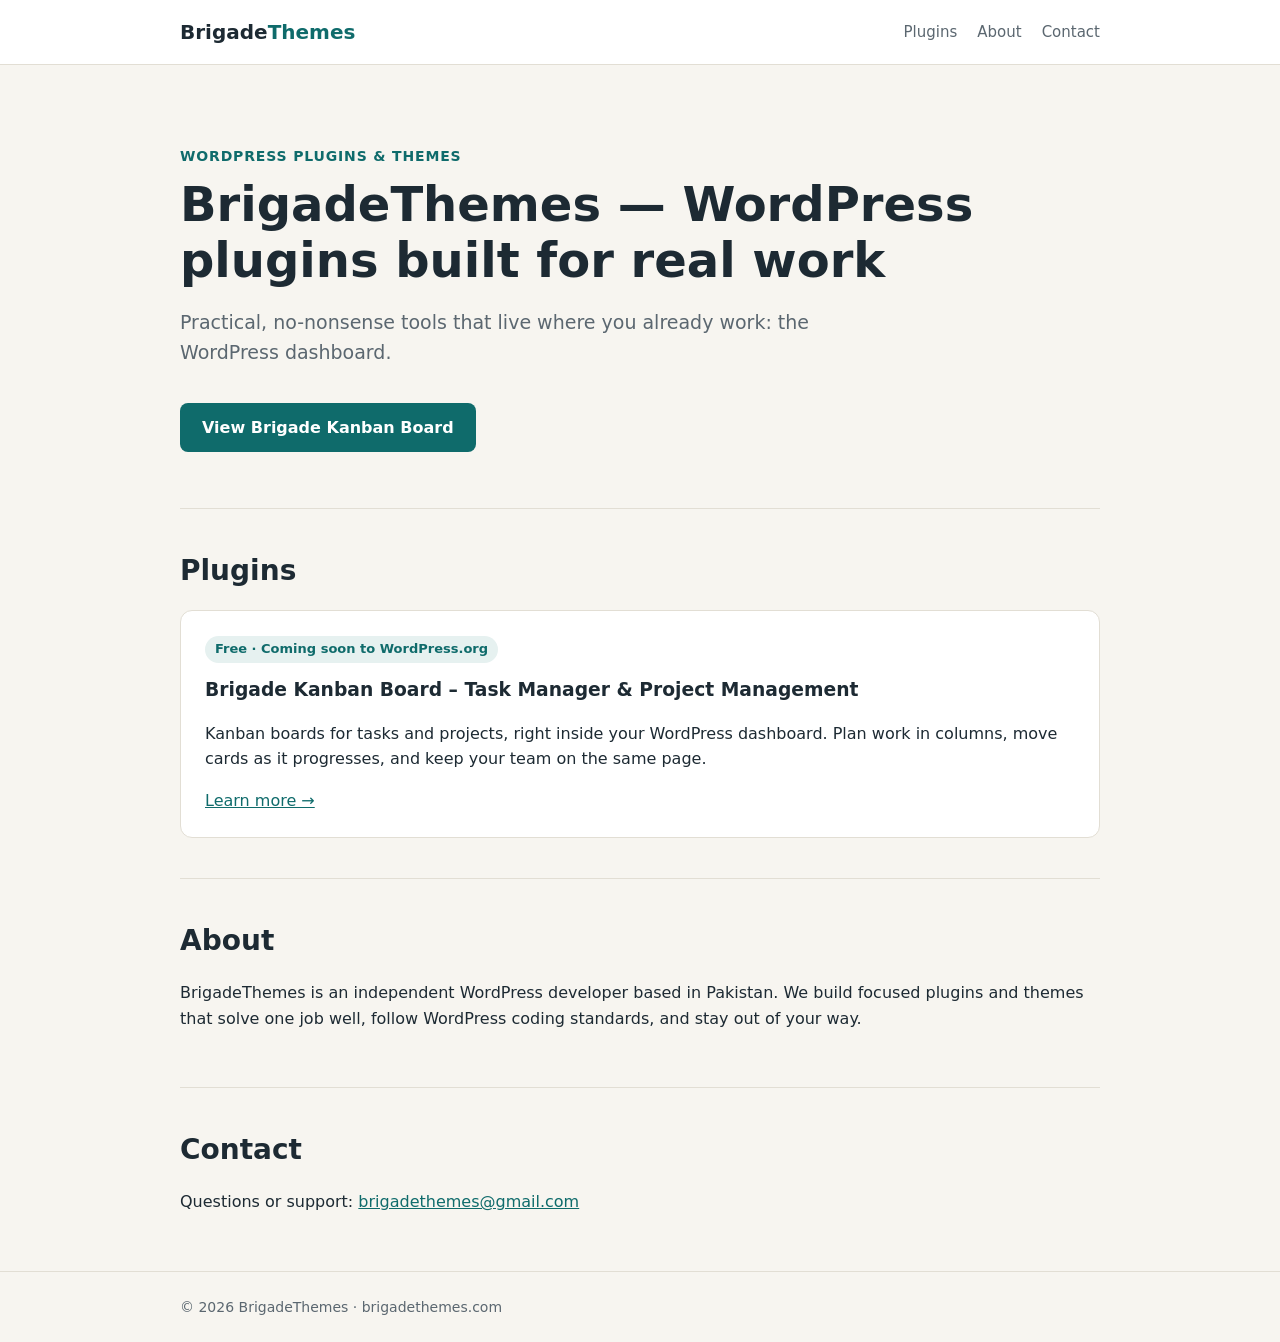
<file: index.html>
<!doctype html>
<html lang="en">
<head>
<meta charset="utf-8">
<meta name="viewport" content="width=device-width,initial-scale=1">
<title>BrigadeThemes — WordPress plugins built for real work</title>
<meta name="description" content="BrigadeThemes builds practical WordPress plugins and themes, including Brigade Kanban Board.">
<link rel="stylesheet" href="/style.css">
</head>
<body>
<header><div class="wrap">
  <a class="logo" href="/">Brigade<span>Themes</span></a>
  <nav><a href="/#plugins">Plugins</a><a href="/#about">About</a><a href="/#contact">Contact</a></nav>
</div></header>

<main class="wrap">
  <div class="hero">
    <div class="eyebrow">WordPress plugins &amp; themes</div>
    <h1>BrigadeThemes — WordPress plugins built for real work</h1>
    <p class="lead">Practical, no-nonsense tools that live where you already work: the WordPress dashboard.</p>
    <a class="btn" href="/kanban.html">View Brigade Kanban Board</a>
  </div>

  <section id="plugins">
    <h2>Plugins</h2>
    <div class="card">
      <span class="badge">Free · Coming soon to WordPress.org</span>
      <h3 style="margin-top:12px">Brigade Kanban Board – Task Manager &amp; Project Management</h3>
      <p>Kanban boards for tasks and projects, right inside your WordPress dashboard. Plan work in columns, move cards as it progresses, and keep your team on the same page.</p>
      <a href="/kanban.html">Learn more →</a>
    </div>
  </section>

  <section id="about">
    <h2>About</h2>
    <p>BrigadeThemes is an independent WordPress developer based in Pakistan. We build focused plugins and themes that solve one job well, follow WordPress coding standards, and stay out of your way.</p>
  </section>

  <section id="contact">
    <h2>Contact</h2>
    <p>Questions or support: <a href="mailto:brigadethemes@gmail.com">brigadethemes@gmail.com</a></p>
  </section>
</main>

<footer><div class="wrap">© 2026 BrigadeThemes · brigadethemes.com</div></footer>
</body>
</html>
</file>
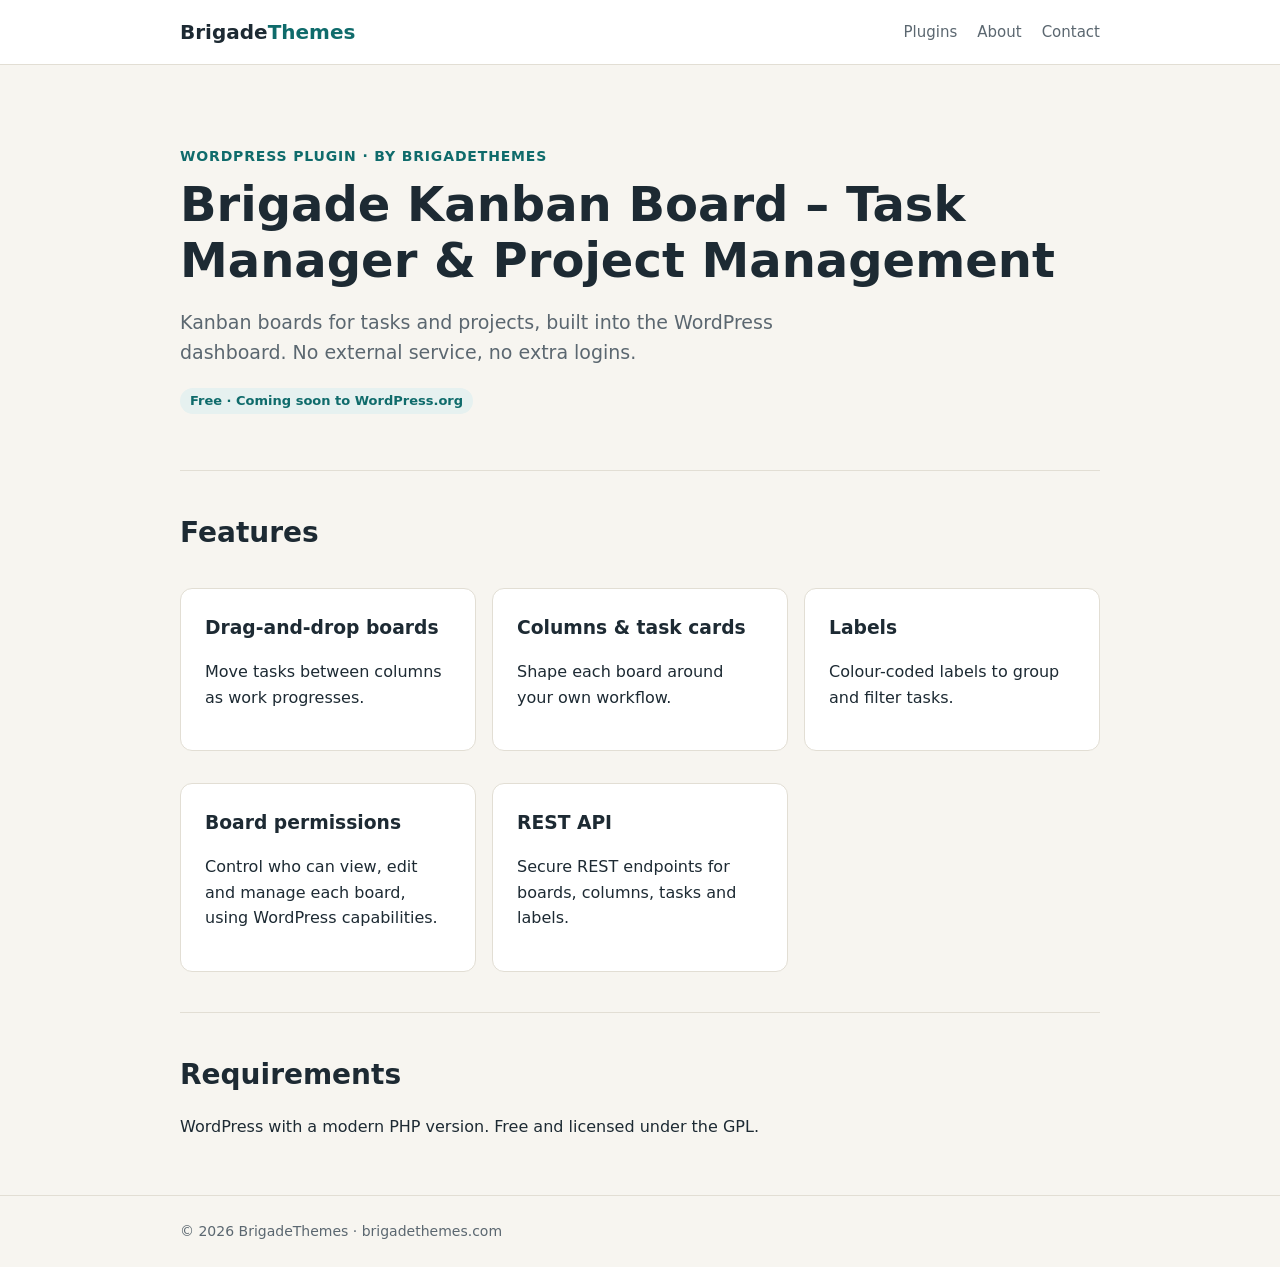
<file: plugins/brigade-kanban-board/index.html>
<!doctype html>
<html lang="en">
<head>
<meta charset="utf-8">
<meta name="viewport" content="width=device-width,initial-scale=1">
<title>Brigade Kanban Board – Task Manager &amp; Project Management | BrigadeThemes</title>
<meta name="description" content="Brigade Kanban Board adds Kanban boards for tasks and projects inside the WordPress dashboard.">
<link rel="stylesheet" href="/style.css">
</head>
<body>
<header><div class="wrap">
  <a class="logo" href="/">Brigade<span>Themes</span></a>
  <nav><a href="/#plugins">Plugins</a><a href="/#about">About</a><a href="/#contact">Contact</a></nav>
</div></header>

<main class="wrap">
  <div class="hero">
    <div class="eyebrow">WordPress plugin · by BrigadeThemes</div>
    <h1>Brigade Kanban Board – Task Manager &amp; Project Management</h1>
    <p class="lead">Kanban boards for tasks and projects, built into the WordPress dashboard. No external service, no extra logins.</p>
    <span class="badge">Free · Coming soon to WordPress.org</span>
  </div>

  <section>
    <h2>Features</h2>
    <div class="grid">
      <div class="card"><h3>Drag-and-drop boards</h3><p>Move tasks between columns as work progresses.</p></div>
      <div class="card"><h3>Columns &amp; task cards</h3><p>Shape each board around your own workflow.</p></div>
      <div class="card"><h3>Labels</h3><p>Colour-coded labels to group and filter tasks.</p></div>
      <div class="card"><h3>Board permissions</h3><p>Control who can view, edit and manage each board, using WordPress capabilities.</p></div>
      <div class="card"><h3>REST API</h3><p>Secure REST endpoints for boards, columns, tasks and labels.</p></div>
    </div>
  </section>

  <section>
    <h2>Requirements</h2>
    <p>WordPress with a modern PHP version. Free and licensed under the GPL.</p>
  </section>
</main>

<footer><div class="wrap">© 2026 BrigadeThemes · brigadethemes.com</div></footer>
</body>
</html>
</file>
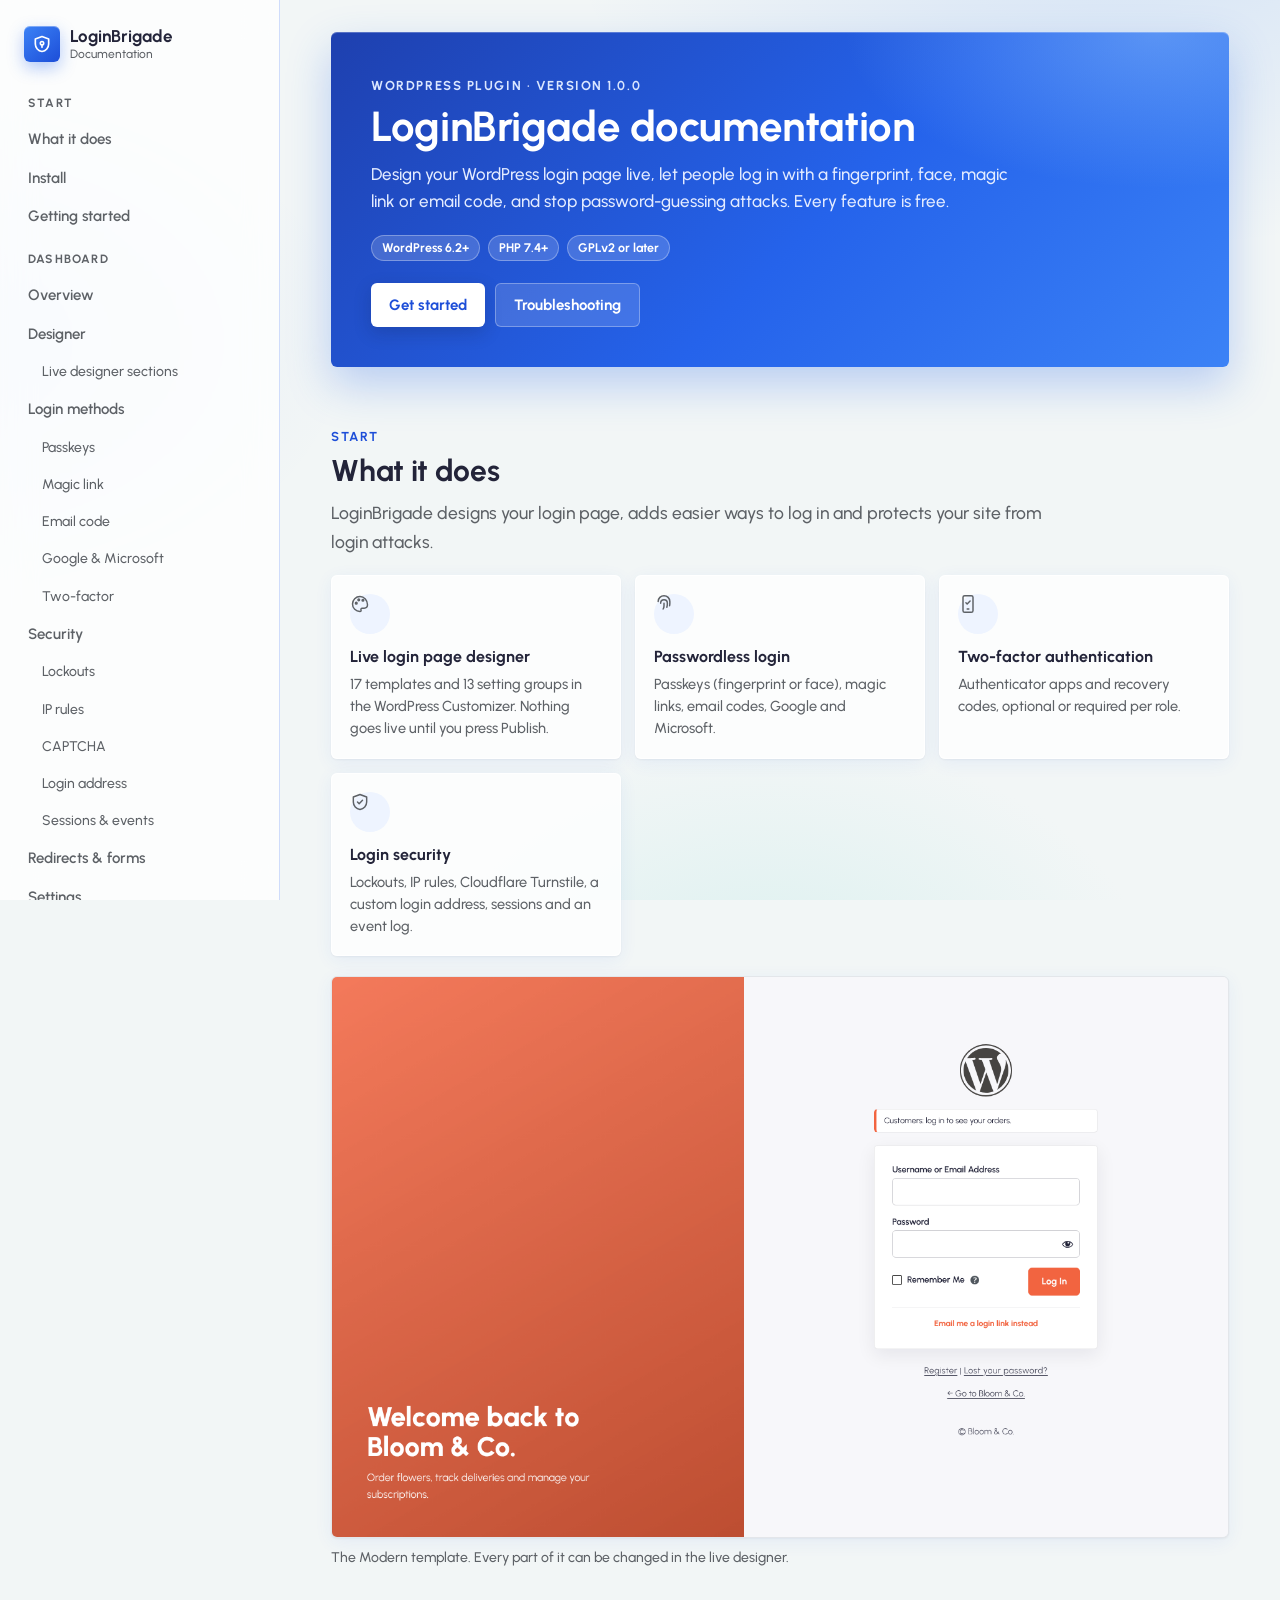
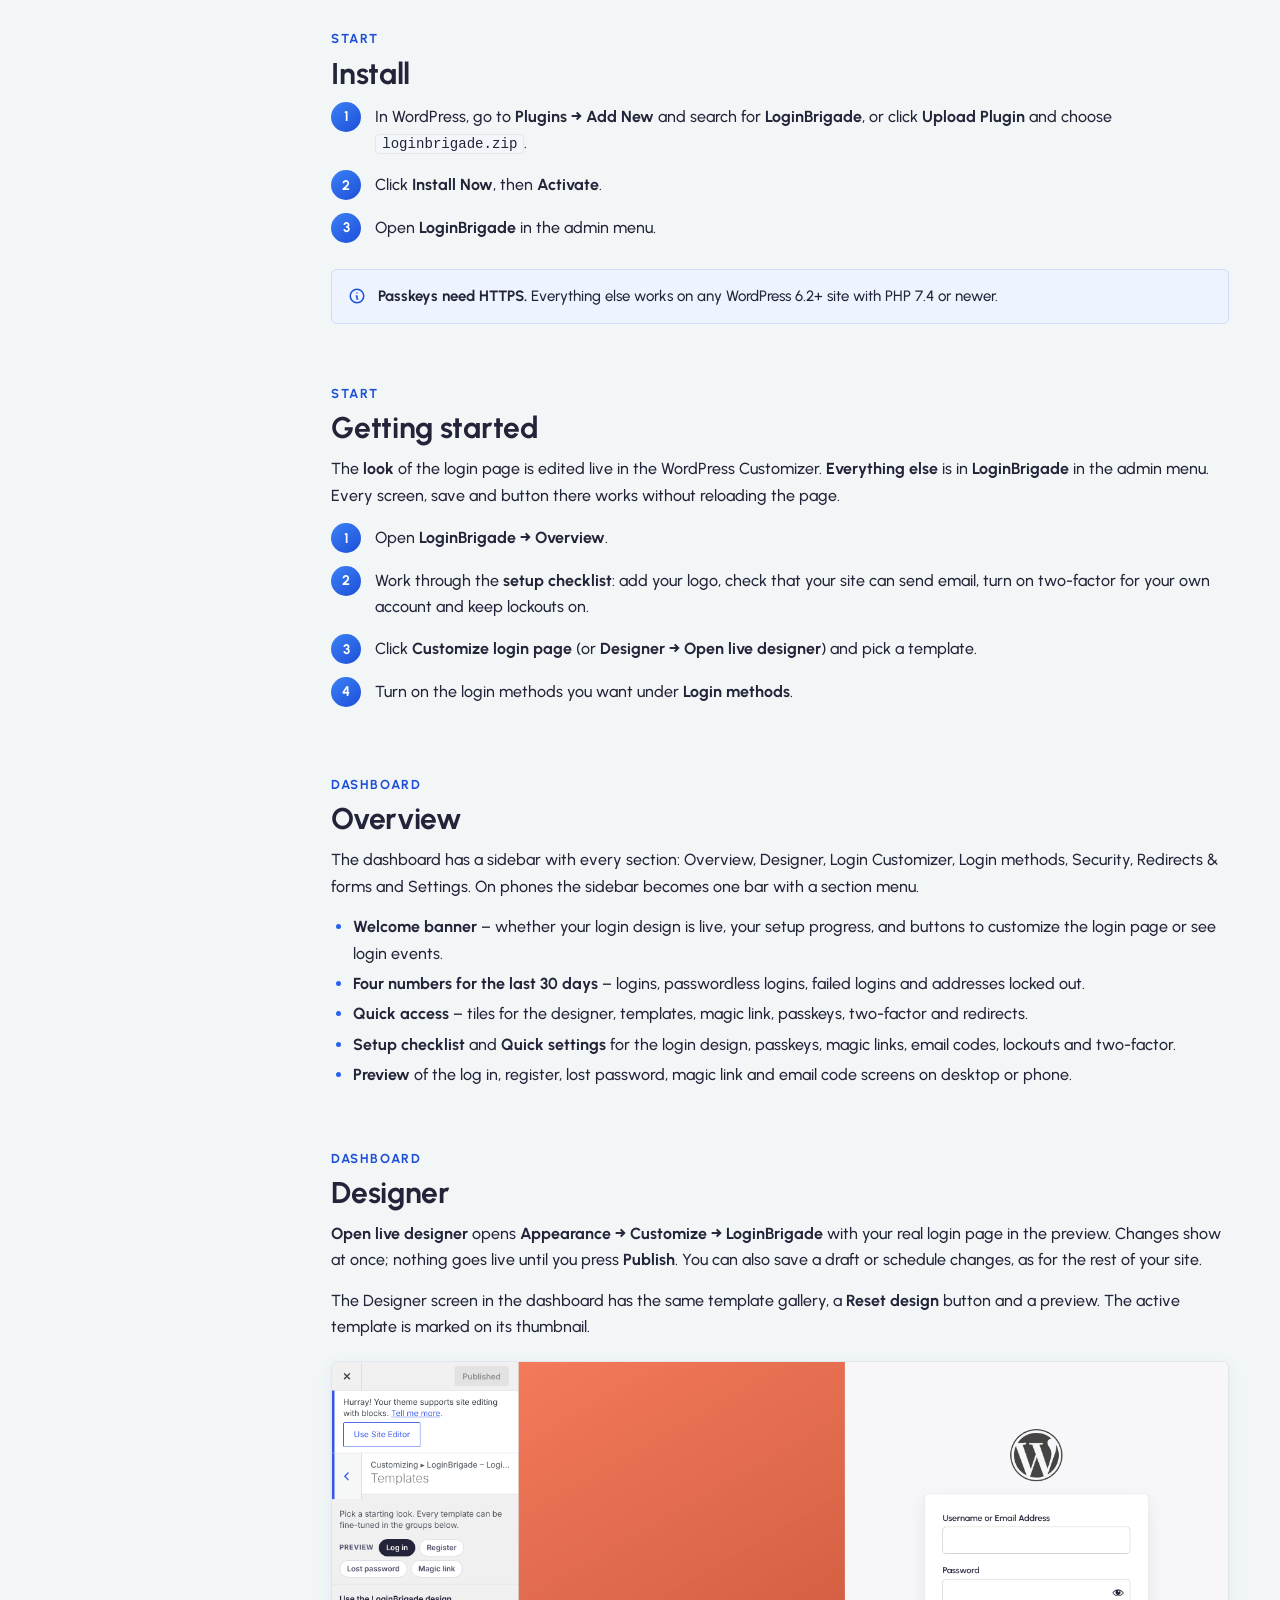
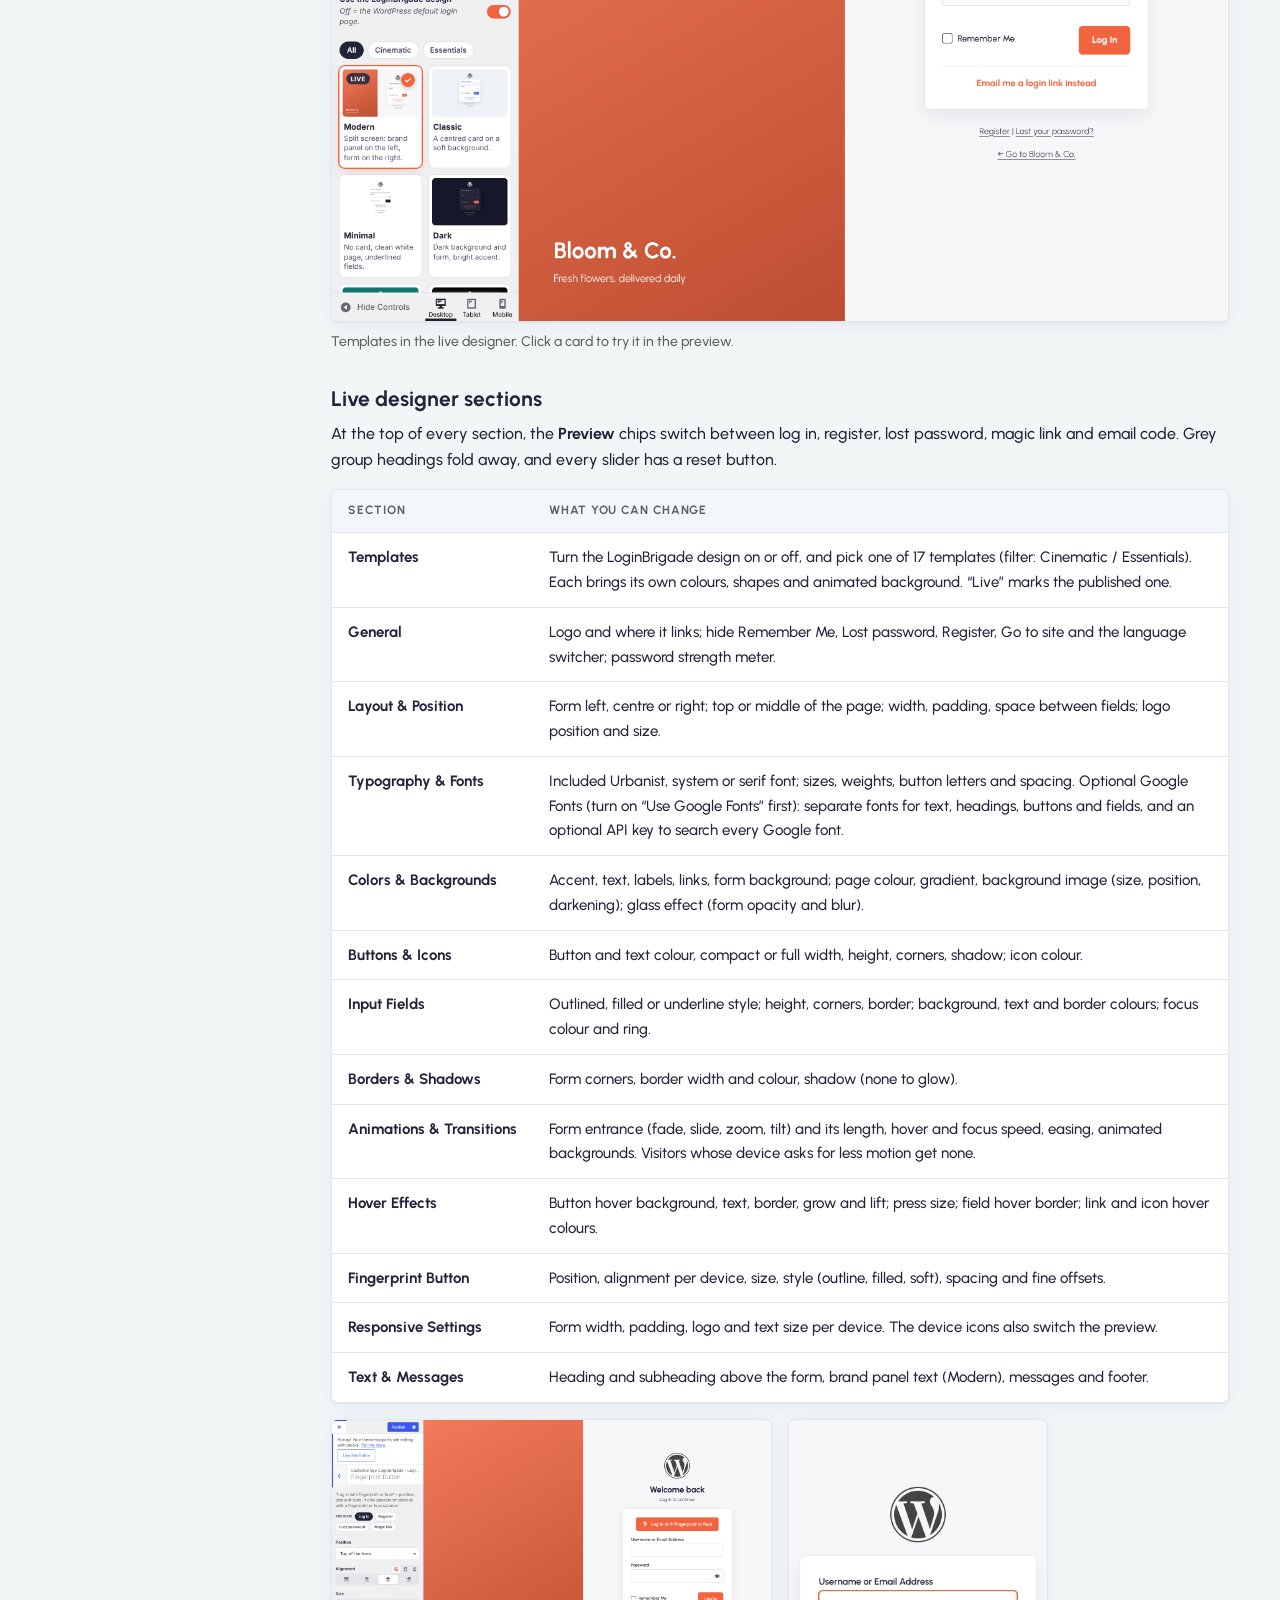
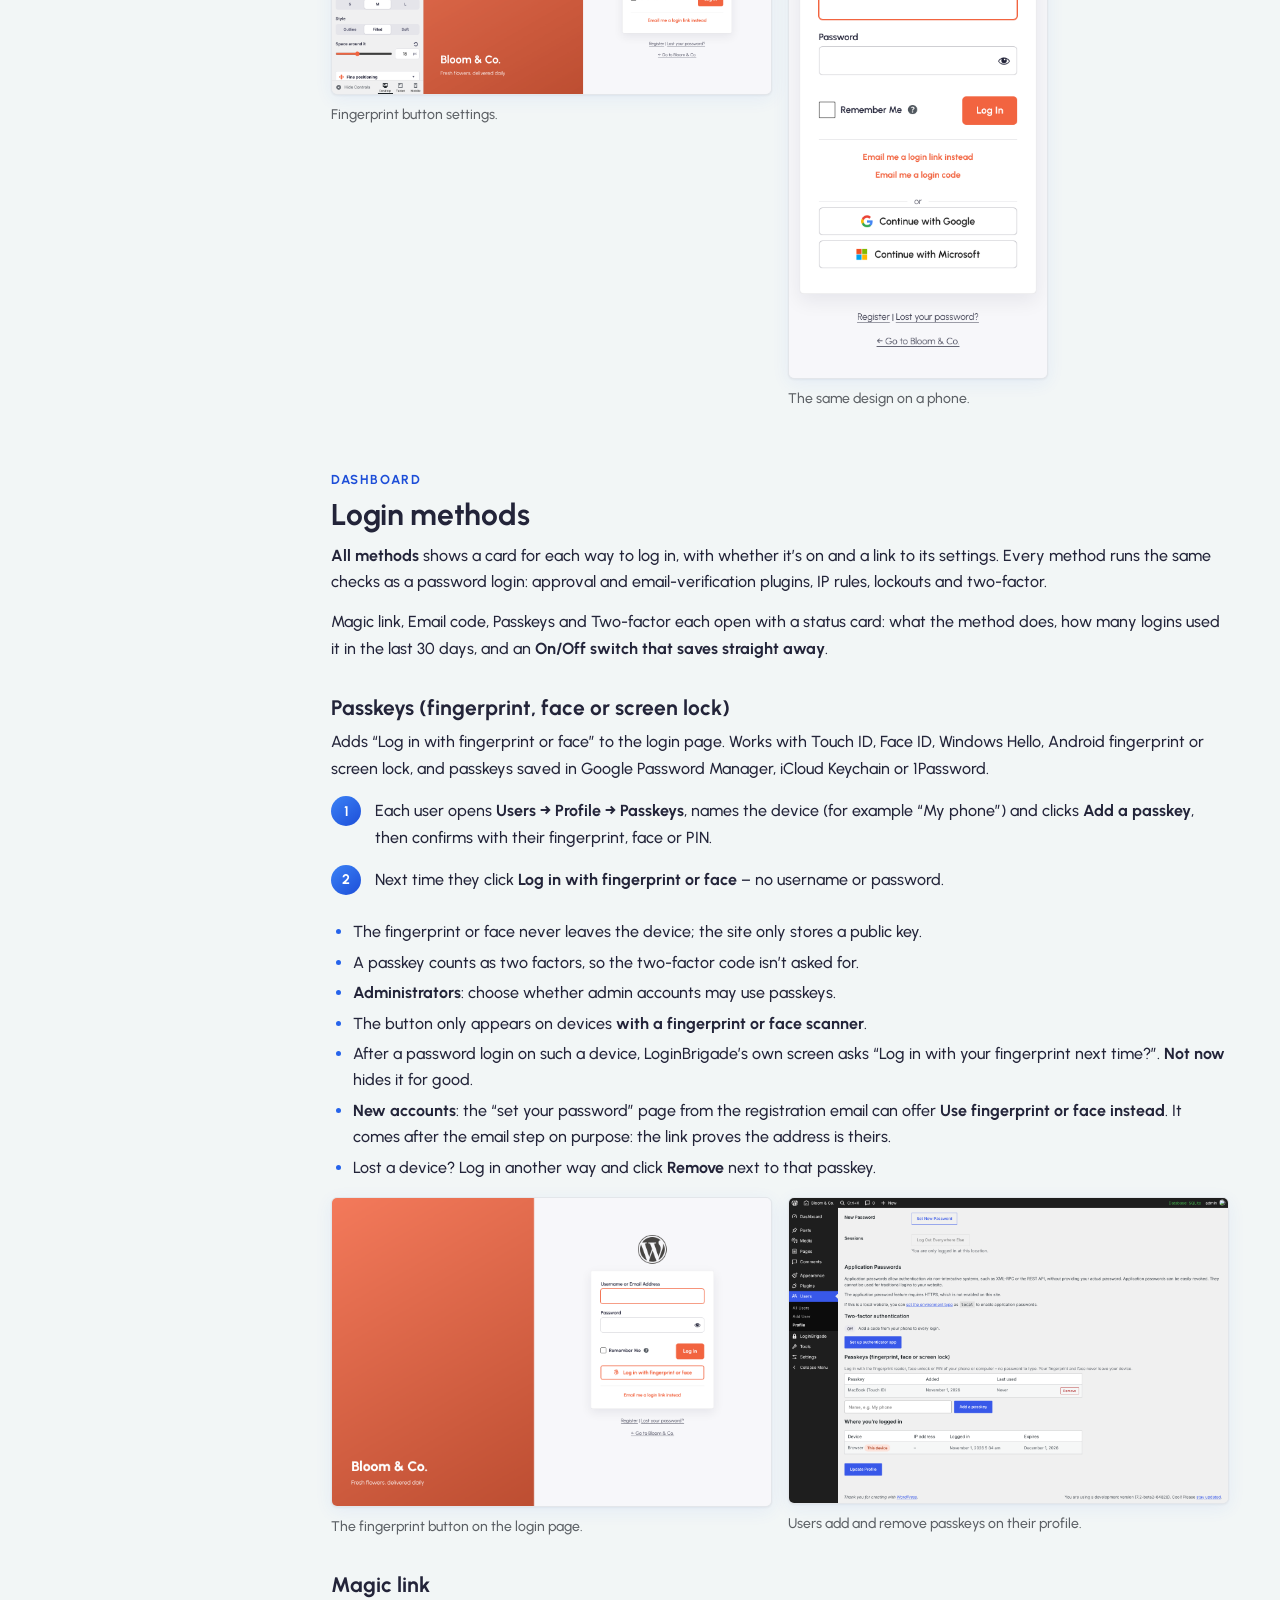
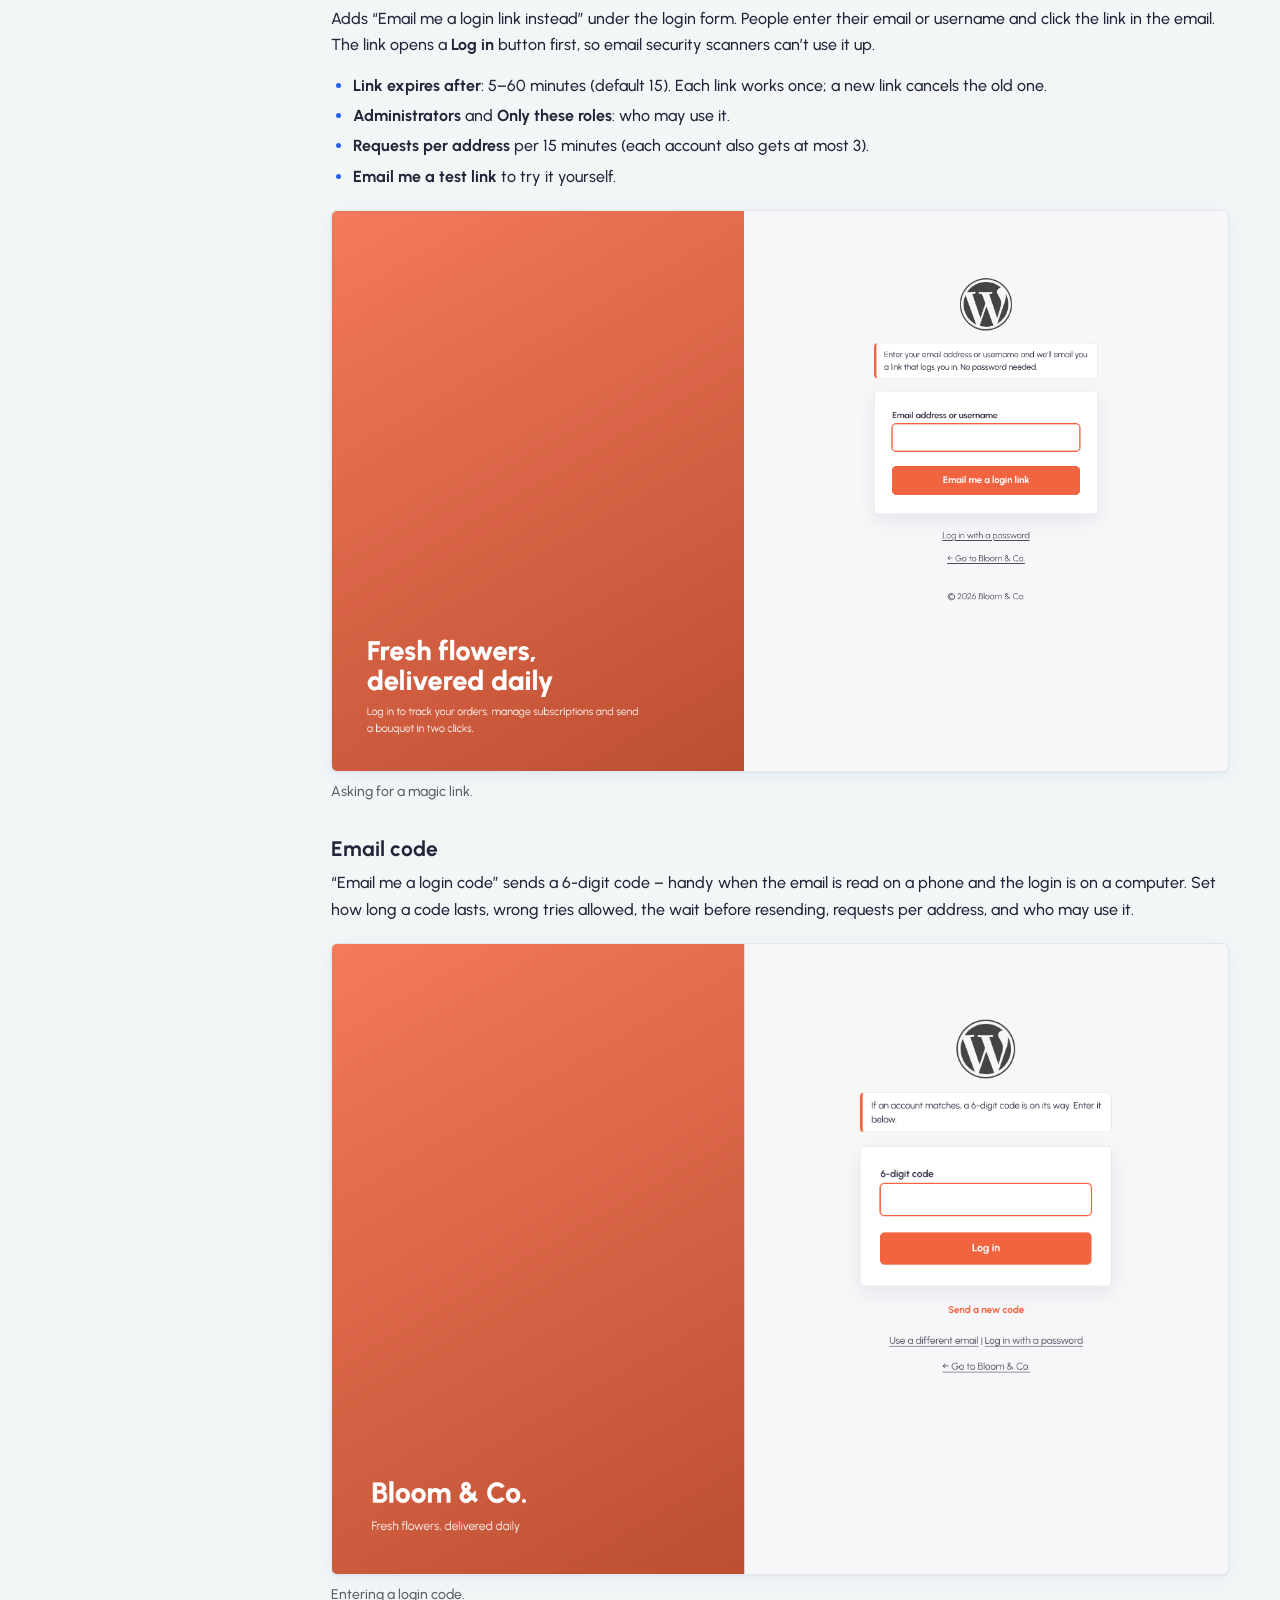
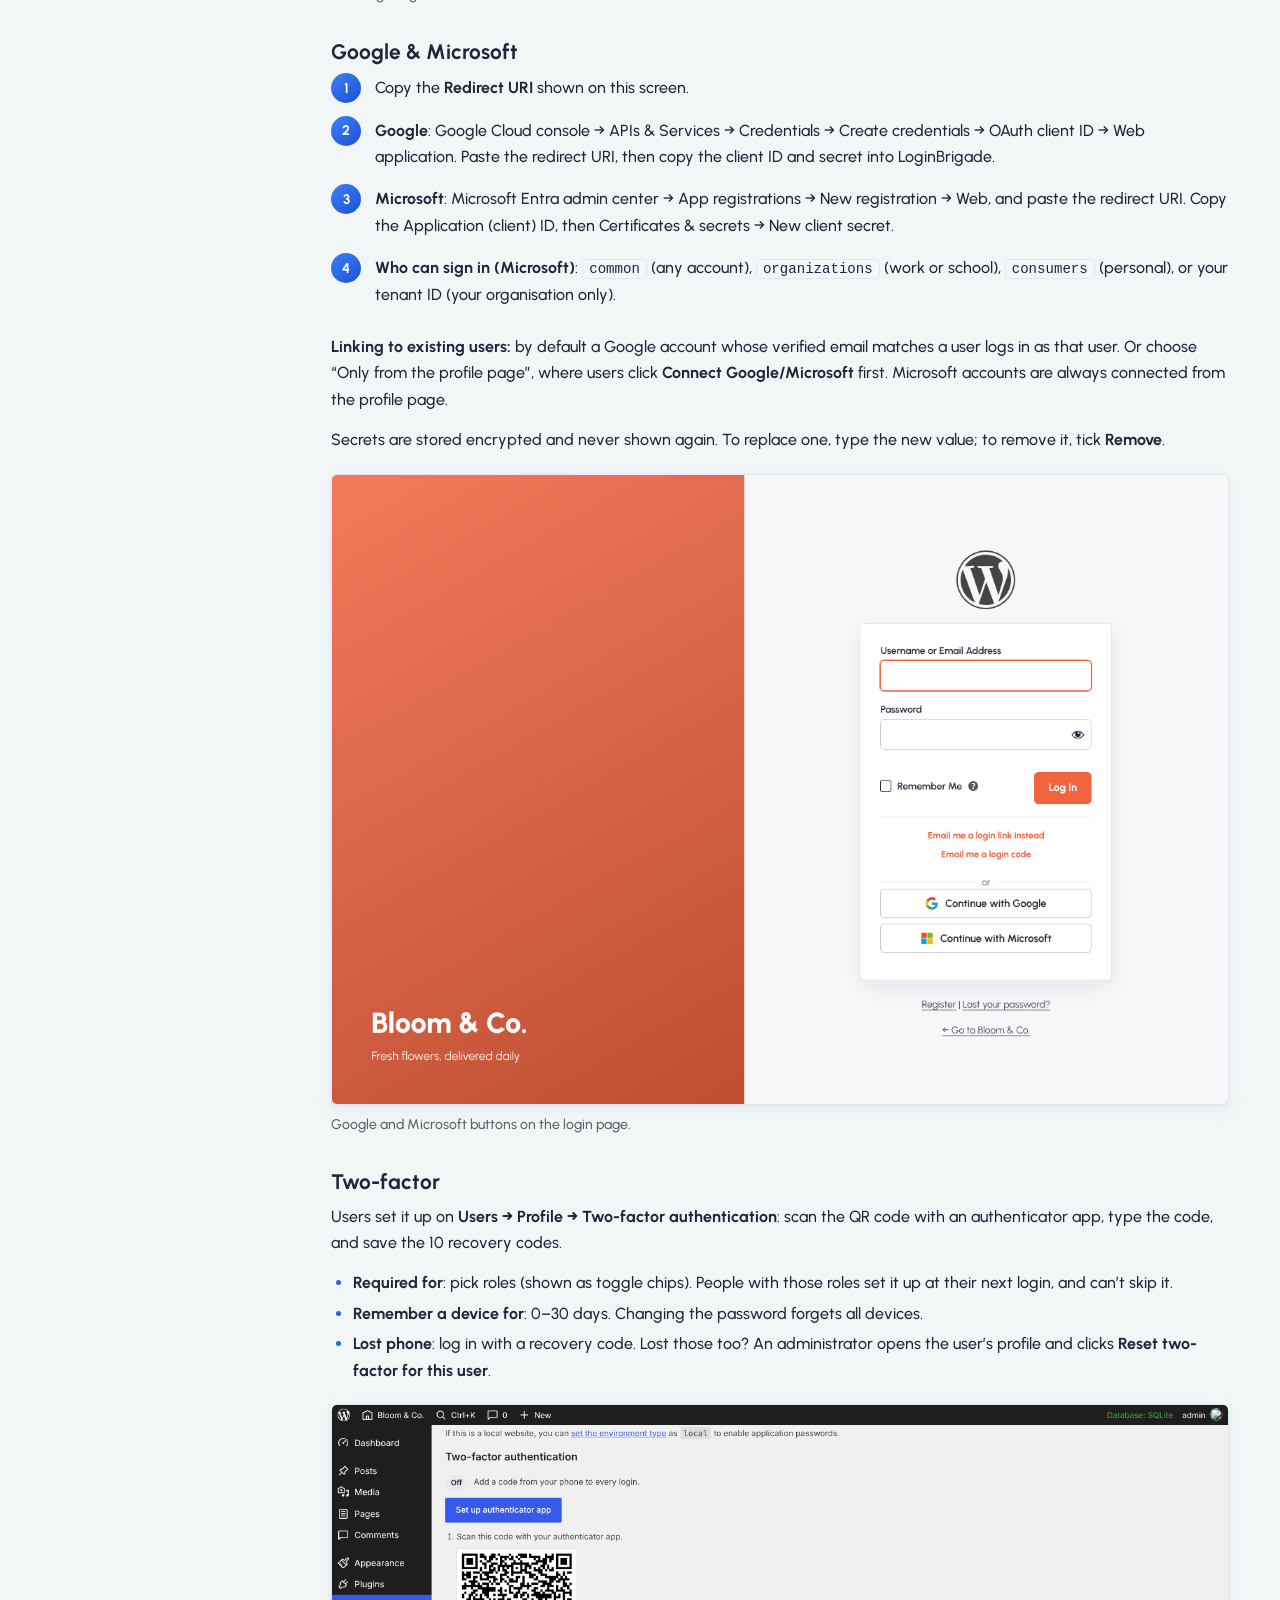
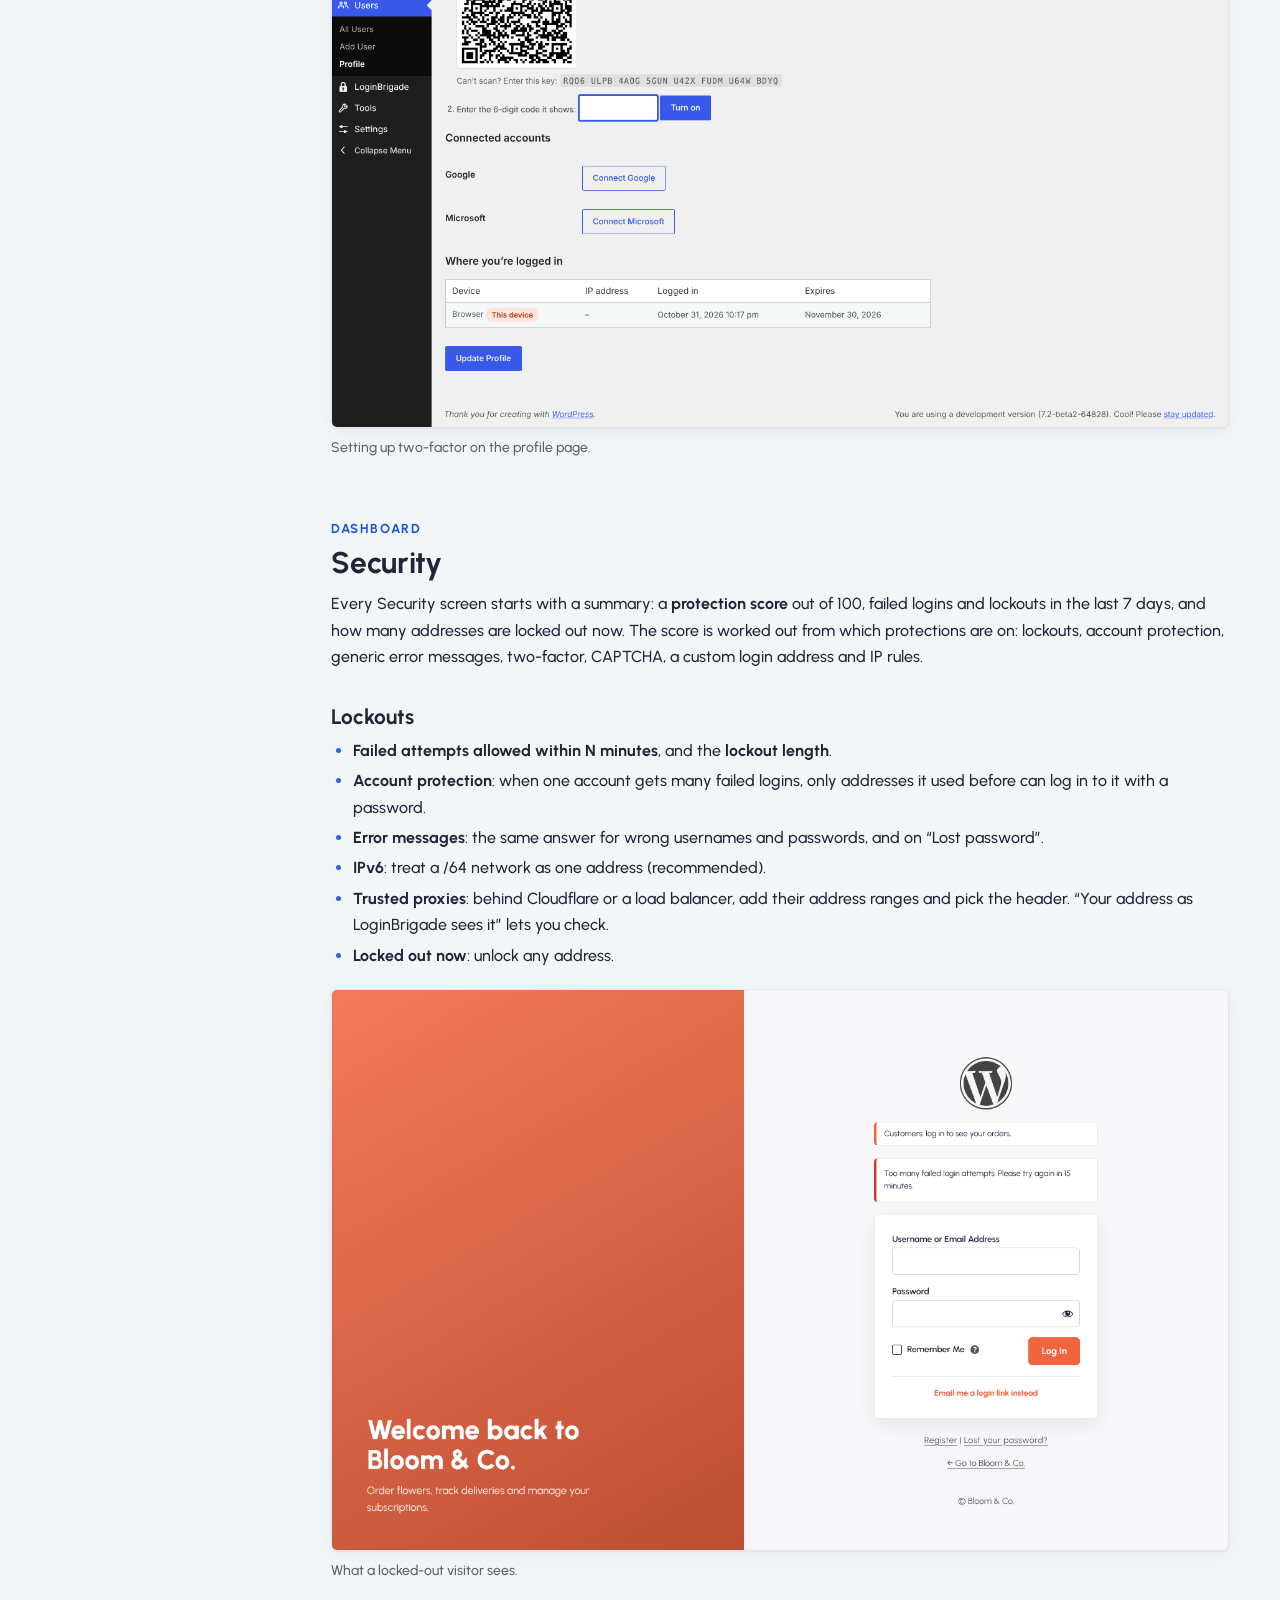
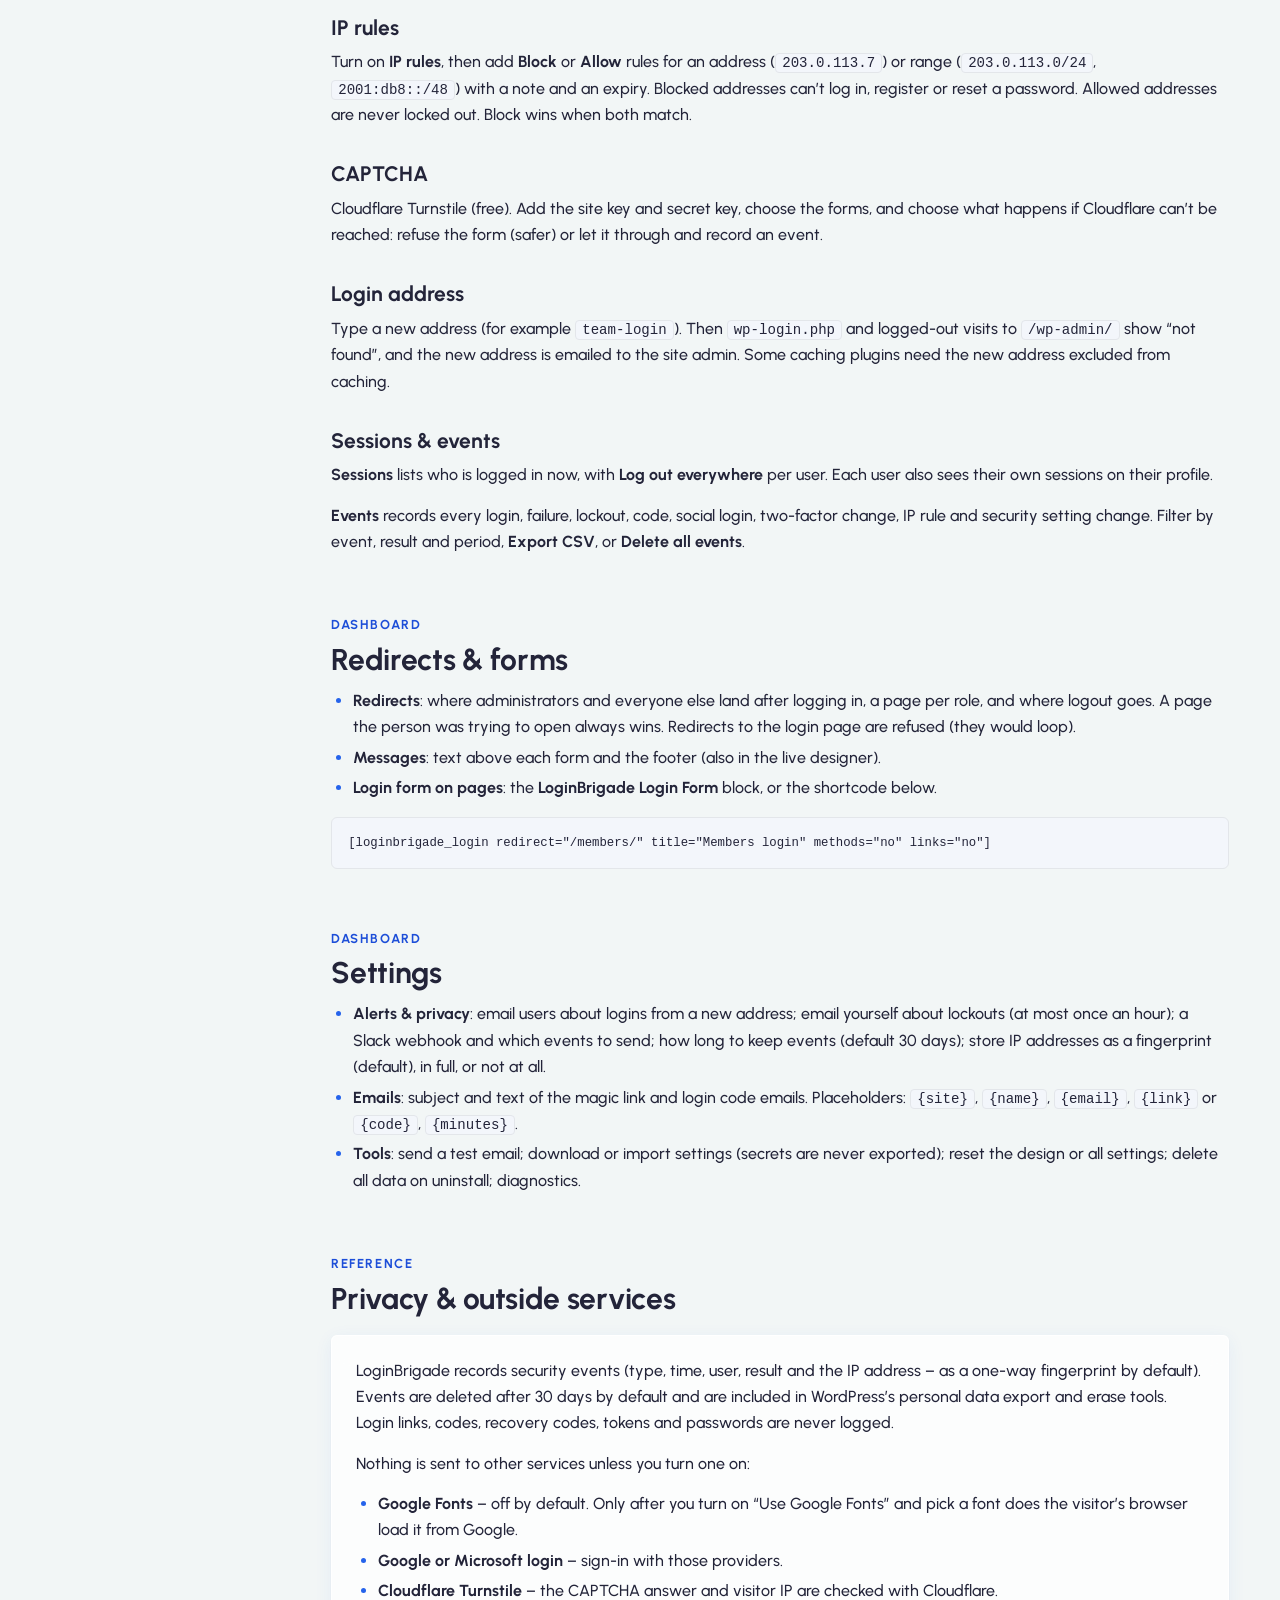
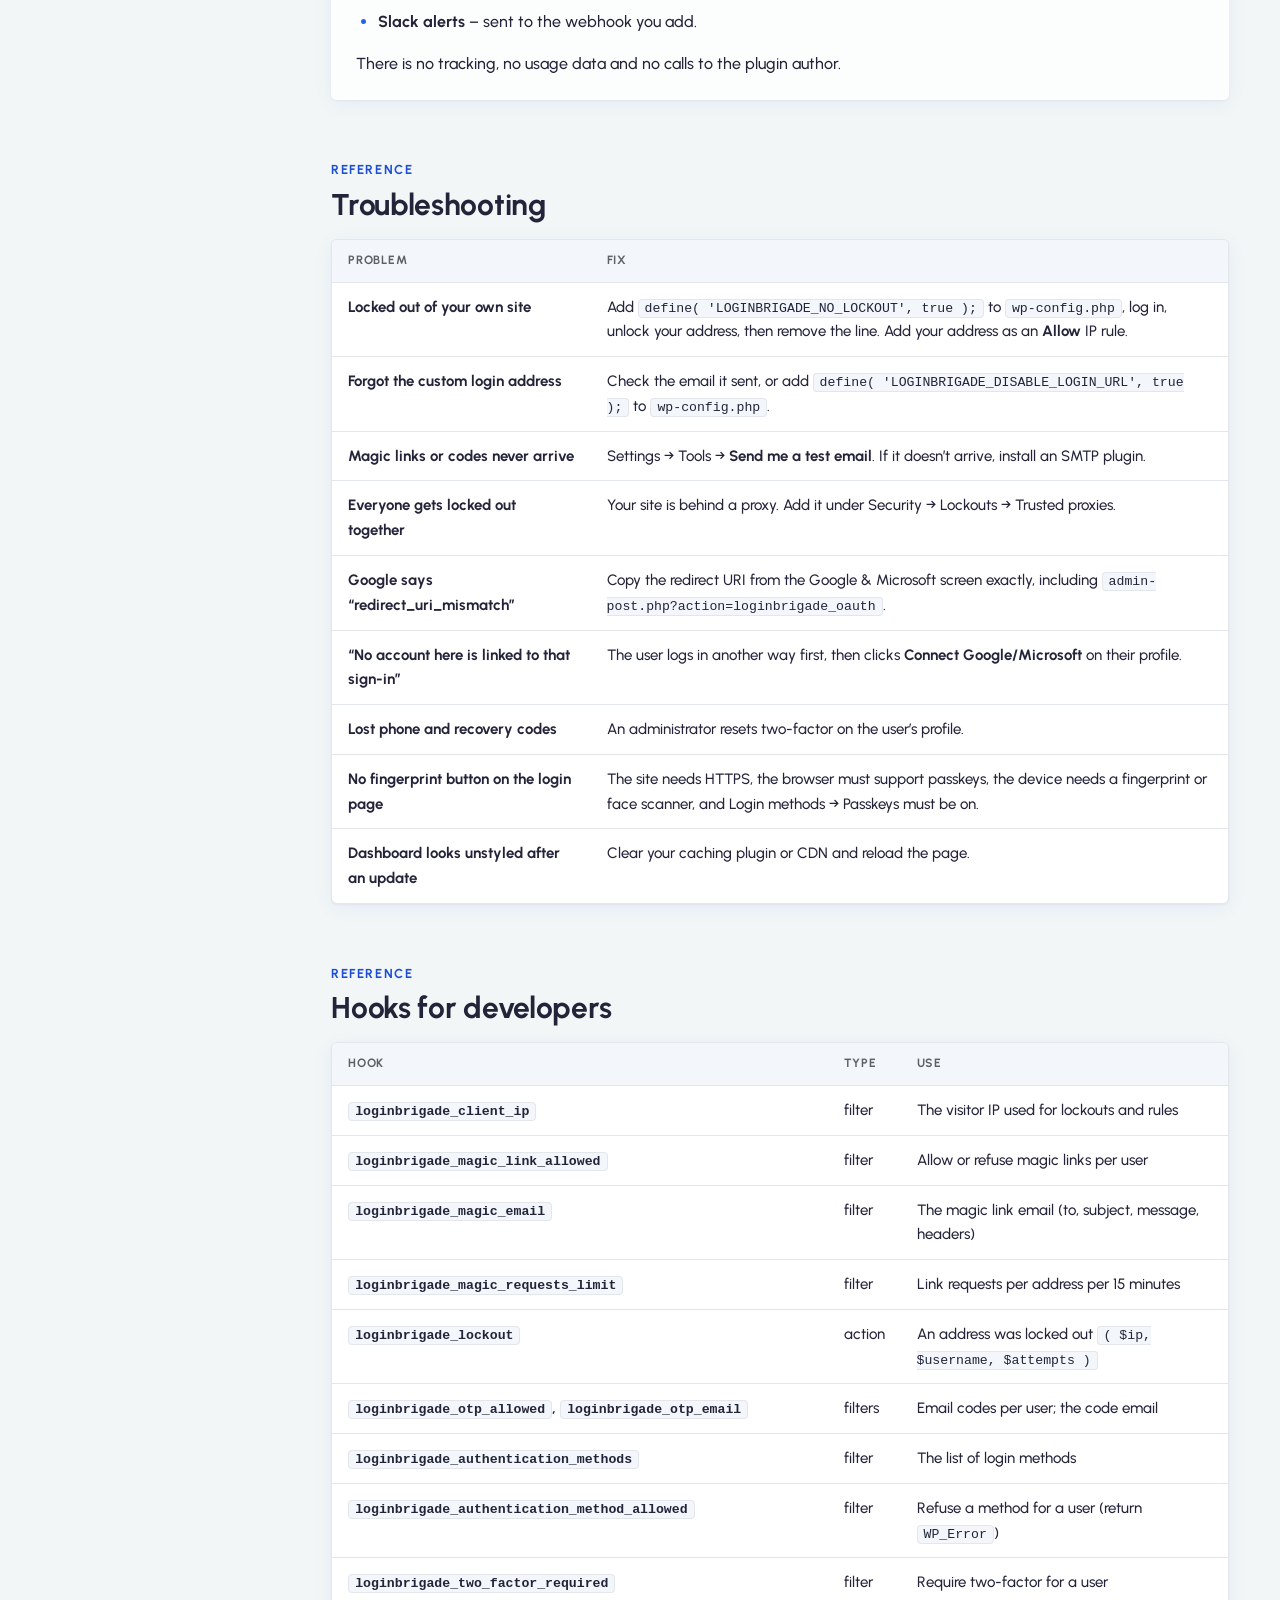
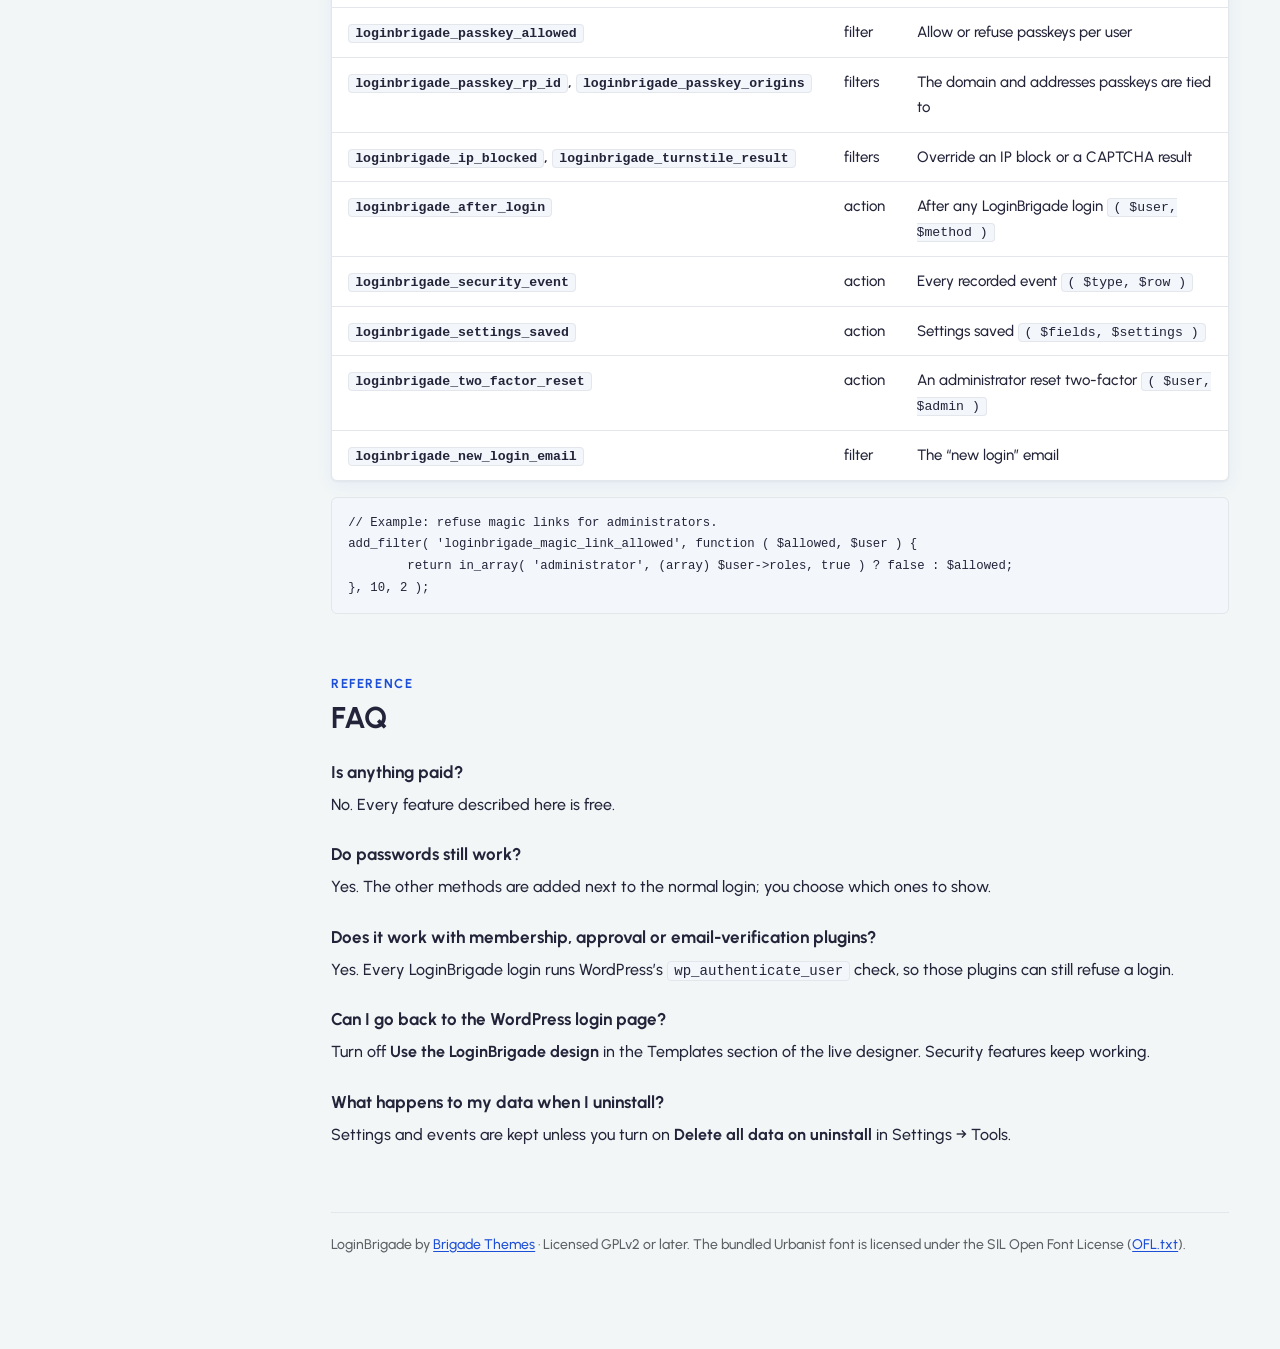
<file: plugins/loginbrigade/index.html>
<!doctype html>
<html lang="en">
<head>
<meta charset="utf-8">
<meta name="viewport" content="width=device-width, initial-scale=1">
<title>LoginBrigade Documentation</title>
<meta name="description" content="Documentation for LoginBrigade – Page Designer, Magic Links, Passkeys & 2FA. Design your WordPress login page live, add passwordless login and stop login attacks.">
<meta name="color-scheme" content="light dark">
<style>
@font-face {
  font-family: "Urbanist";
  font-style: normal;
  font-weight: 400 700;
  font-display: swap;
  src: url("assets/fonts/urbanist-latin-wght-normal.woff") format("woff");
}

:root {
  --blue: #2563eb;
  --blue-strong: #1d4ed8;
  --blue-text: #1d4ed8;
  --blue-tint: #eef4ff;
  --blue-line: #cfdcfb;
  --ink: #232439;
  --body: #5d6166;
  --line: #e3e6ea;
  --surface: #ffffff;
  --glass: rgba(255, 255, 255, 0.78);
  --glass-line: rgba(255, 255, 255, 0.95);
  --ground: #f2f6f6;
  --code-bg: #f3f6fb;
  --ok: #127052;
  --ok-tint: #e1f4ec;
  --warn: #94490a;
  --warn-tint: #fff2df;
  --shadow: 0 1px 2px rgba(35, 36, 57, 0.05), 0 4px 18px rgba(37, 99, 235, 0.07);
  --r: 6px;
  --font: "Urbanist", -apple-system, BlinkMacSystemFont, "Segoe UI", Roboto, sans-serif;
  --mono: ui-monospace, "SFMono-Regular", Menlo, Consolas, monospace;
  --hero: radial-gradient(520px 260px at 92% 0%, rgba(147, 197, 253, 0.45), transparent 60%), linear-gradient(135deg, #1e40af 0%, #2563eb 55%, #3b82f6 100%);
  --amb1: rgba(59, 130, 246, 0.16);
  --amb2: rgba(37, 99, 235, 0.08);
  --amb3: rgba(197, 235, 233, 0.5);
}
@media (prefers-color-scheme: dark) {
  :root:not([data-theme="light"]) {
    --blue: #60a5fa;
    --blue-strong: #93c5fd;
    --blue-text: #93c5fd;
    --blue-tint: rgba(96, 165, 250, 0.14);
    --blue-line: rgba(96, 165, 250, 0.35);
    --ink: #eef0f7;
    --body: #b3b8c6;
    --line: #2c3147;
    --surface: #171a2b;
    --glass: rgba(23, 26, 43, 0.78);
    --glass-line: rgba(255, 255, 255, 0.07);
    --ground: #0f1120;
    --code-bg: #1d2136;
    --ok: #6ee7b7;
    --ok-tint: rgba(110, 231, 183, 0.12);
    --warn: #fbbf77;
    --warn-tint: rgba(251, 191, 119, 0.12);
    --shadow: 0 1px 2px rgba(0, 0, 0, 0.3), 0 6px 22px rgba(0, 0, 0, 0.25);
    --amb1: rgba(59, 130, 246, 0.18);
    --amb2: rgba(37, 99, 235, 0.10);
    --amb3: rgba(45, 120, 140, 0.18);
  }
}
:root[data-theme="dark"] {
  --blue: #60a5fa;
  --blue-strong: #93c5fd;
  --blue-text: #93c5fd;
  --blue-tint: rgba(96, 165, 250, 0.14);
  --blue-line: rgba(96, 165, 250, 0.35);
  --ink: #eef0f7;
  --body: #b3b8c6;
  --line: #2c3147;
  --surface: #171a2b;
  --glass: rgba(23, 26, 43, 0.78);
  --glass-line: rgba(255, 255, 255, 0.07);
  --ground: #0f1120;
  --code-bg: #1d2136;
  --ok: #6ee7b7;
  --ok-tint: rgba(110, 231, 183, 0.12);
  --warn: #fbbf77;
  --warn-tint: rgba(251, 191, 119, 0.12);
  --shadow: 0 1px 2px rgba(0, 0, 0, 0.3), 0 6px 22px rgba(0, 0, 0, 0.25);
  --amb1: rgba(59, 130, 246, 0.18);
  --amb2: rgba(37, 99, 235, 0.10);
  --amb3: rgba(45, 120, 140, 0.18);
}

* { box-sizing: border-box; }
html { scroll-behavior: smooth; scroll-padding-top: 24px; }
@media (prefers-reduced-motion: reduce) { html { scroll-behavior: auto; } }
body {
  margin: 0;
  font-family: var(--font);
  font-weight: 500;
  font-size: 16px;
  line-height: 1.65;
  color: var(--ink);
  background-color: var(--ground);
  background-image:
    radial-gradient(900px 520px at 88% -8%, var(--amb1), transparent 62%),
    radial-gradient(720px 460px at -6% 38%, var(--amb2), transparent 60%),
    radial-gradient(640px 420px at 60% 110%, var(--amb3), transparent 60%);
  background-attachment: fixed;
  -webkit-font-smoothing: antialiased;
}
a { color: var(--blue-text); text-underline-offset: 2px; }
a:hover { color: var(--ink); }
:focus-visible { outline: 2px solid var(--blue); outline-offset: 2px; border-radius: 3px; }
code, kbd {
  font-family: var(--mono);
  font-size: 0.88em;
  padding: 1px 6px;
  border-radius: 4px;
  background: var(--code-bg);
  border: 1px solid var(--line);
  word-break: break-word;
}
.skip { position: absolute; left: -9999px; top: 8px; }
.skip:focus { left: 16px; z-index: 50; padding: 8px 14px; background: var(--surface); border-radius: var(--r); }

/* layout */
.shell { display: grid; grid-template-columns: 280px minmax(0, 1fr); min-height: 100vh; }
.side {
  position: sticky; top: 0; height: 100vh; overflow-y: auto;
  padding: 22px 16px 32px;
  background: var(--glass);
  -webkit-backdrop-filter: blur(16px) saturate(140%);
  backdrop-filter: blur(16px) saturate(140%);
  border-right: 1px solid var(--blue-line);
}
.brand { display: flex; align-items: center; gap: 10px; padding: 4px 8px 18px; color: var(--ink); text-decoration: none; }
.brand:hover { color: var(--ink); }
.logo {
  flex: none; width: 36px; height: 36px; border-radius: var(--r);
  display: grid; place-items: center; color: #fff;
  background: linear-gradient(140deg, #3b82f6, #1d4ed8);
  box-shadow: 0 6px 16px rgba(37, 99, 235, 0.35), inset 0 1px 0 rgba(255, 255, 255, 0.35);
}
.brand strong { display: block; font-size: 17px; line-height: 1.15; }
.brand span span { display: block; font-size: 12px; color: var(--body); line-height: 1.2; }
.toc-group { margin: 14px 12px 6px; font-size: 12px; font-weight: 700; letter-spacing: 0.1em; text-transform: uppercase; color: var(--body); }
.toc a {
  display: block; padding: 7px 12px; border-radius: var(--r);
  color: var(--body); font-size: 15px; font-weight: 600; text-decoration: none;
}
.toc a:hover { background: var(--blue-tint); color: var(--ink); }
.toc a.is-active { background: var(--surface); color: var(--blue-text); box-shadow: var(--shadow), inset 0 0 0 1px var(--blue-line); }
.toc .sub a { padding-left: 26px; font-size: 14px; font-weight: 500; }
.theme-btn {
  display: inline-flex; align-items: center; gap: 8px; margin: 22px 8px 0;
  min-height: 36px; padding: 0 12px; border-radius: var(--r);
  border: 1px solid var(--line); background: var(--surface); color: var(--ink);
  font: inherit; font-size: 14px; font-weight: 700; cursor: pointer;
}
.theme-btn:hover { border-color: var(--blue-line); }

.menu-btn { display: none; }

main { min-width: 0; padding: 32px clamp(16px, 4vw, 56px) 80px; }
.wrap { max-width: 920px; }

/* hero */
.hero {
  position: relative; overflow: hidden;
  padding: clamp(24px, 4vw, 40px); border-radius: var(--r);
  color: #fff; background: var(--hero);
  box-shadow: 0 18px 44px rgba(37, 99, 235, 0.28), inset 0 1px 0 rgba(255, 255, 255, 0.25);
}
.hero .eyebrow { color: #dbe7ff; }
.hero h1 { margin: 6px 0 10px; font-size: clamp(30px, 4.4vw, 42px); line-height: 1.1; letter-spacing: -0.01em; }
.hero p { margin: 0; max-width: 640px; font-size: 17px; line-height: 1.6; color: #e4ecff; }
.hero .badges { display: flex; flex-wrap: wrap; gap: 8px; margin-top: 20px; }
.hero .badge { background: rgba(255, 255, 255, 0.16); color: #fff; box-shadow: inset 0 0 0 1px rgba(255, 255, 255, 0.3); }
.hero .actions { display: flex; flex-wrap: wrap; gap: 10px; margin-top: 22px; }
.btn {
  display: inline-flex; align-items: center; gap: 8px; min-height: 44px; padding: 0 18px;
  border-radius: var(--r); font-weight: 700; font-size: 15px; text-decoration: none;
}
.btn-white { background: #fff; color: #1d4ed8; box-shadow: 0 6px 18px rgba(15, 23, 42, 0.18); }
.btn-white:hover { color: #1e3a8a; }
.btn-glass { background: rgba(255, 255, 255, 0.14); color: #fff; border: 1px solid rgba(255, 255, 255, 0.3); }
.btn-glass:hover { background: rgba(255, 255, 255, 0.22); color: #fff; }

.eyebrow { font-size: 13px; font-weight: 700; letter-spacing: 0.12em; text-transform: uppercase; color: var(--blue-text); }
.badge { display: inline-flex; align-items: center; gap: 6px; height: 26px; padding: 0 11px; border-radius: 999px; font-size: 12.5px; font-weight: 700; background: var(--blue-tint); color: var(--blue-text); }

/* sections */
section.doc { margin-top: 56px; }
section.doc > h2 { margin: 4px 0 10px; font-size: 30px; line-height: 1.2; letter-spacing: -0.01em; }
h3 { margin: 32px 0 8px; font-size: 21px; line-height: 1.3; }
h4 { margin: 22px 0 6px; font-size: 17px; }
p { margin: 0 0 14px; }
.lead { font-size: 17.5px; color: var(--body); max-width: 720px; }
ul, ol { margin: 0 0 16px; padding-left: 22px; }
li { margin: 4px 0; }
li::marker { color: var(--blue); }

.card {
  padding: 22px 24px; margin: 18px 0; border-radius: var(--r);
  background: var(--glass);
  -webkit-backdrop-filter: blur(14px) saturate(140%);
  backdrop-filter: blur(14px) saturate(140%);
  border: 1px solid var(--glass-line);
  box-shadow: var(--shadow);
}
.card > :last-child { margin-bottom: 0; }
.grid { display: grid; grid-template-columns: repeat(auto-fit, minmax(230px, 1fr)); gap: 14px; margin: 18px 0; }
.feature { padding: 18px; border-radius: var(--r); background: var(--glass); border: 1px solid var(--glass-line); box-shadow: var(--shadow); }
.feature strong { display: block; font-size: 16px; margin: 10px 0 4px; }
.feature span { display: block; font-size: 14.5px; line-height: 1.5; color: var(--body); }
.ico { width: 40px; height: 40px; border-radius: 50%; display: grid; place-items: center; color: var(--blue-text); background: var(--blue-tint); }

.steps { counter-reset: s; list-style: none; padding: 0; }
.steps > li { counter-increment: s; position: relative; padding: 2px 0 10px 44px; }
.steps > li::before {
  content: counter(s); position: absolute; left: 0; top: 0;
  width: 30px; height: 30px; border-radius: 50%;
  display: grid; place-items: center; font-size: 14px; font-weight: 700;
  color: #fff; background: linear-gradient(140deg, #3b82f6, #1d4ed8);
}

.callout { display: flex; gap: 12px; padding: 14px 16px; margin: 18px 0; border-radius: var(--r); background: var(--blue-tint); border: 1px solid var(--blue-line); font-size: 15px; }
.callout.warn { background: var(--warn-tint); border-color: rgba(214, 140, 40, 0.35); }
.callout svg { flex: none; margin-top: 3px; color: var(--blue-text); }
.callout.warn svg { color: var(--warn); }
.callout p { margin: 0; }

.table-wrap { overflow-x: auto; margin: 16px 0; border-radius: var(--r); border: 1px solid var(--line); background: var(--surface); box-shadow: var(--shadow); }
table { width: 100%; border-collapse: collapse; font-size: 15px; min-width: 560px; }
th { text-align: left; font-size: 12px; font-weight: 700; letter-spacing: 0.06em; text-transform: uppercase; color: var(--body); background: var(--code-bg); padding: 11px 16px; border-bottom: 1px solid var(--line); }
td { padding: 12px 16px; border-bottom: 1px solid var(--line); vertical-align: top; }
tr:last-child td { border-bottom: 0; }
td:first-child { font-weight: 700; white-space: nowrap; }
td.wrap-ok { white-space: normal; }

figure { margin: 20px 0; }
figure img { display: block; width: 100%; height: auto; border-radius: var(--r); border: 1px solid var(--line); box-shadow: var(--shadow); background: var(--surface); }
figcaption { margin-top: 8px; font-size: 14px; color: var(--body); }
.shots { display: grid; grid-template-columns: repeat(auto-fit, minmax(260px, 1fr)); gap: 16px; }
.shots figure { margin: 0; }
.phone img { max-width: 260px; }

pre { margin: 14px 0; padding: 14px 16px; overflow-x: auto; border-radius: var(--r); background: var(--code-bg); border: 1px solid var(--line); font-size: 14px; line-height: 1.55; }
pre code { padding: 0; border: 0; background: none; }

.foot { margin-top: 64px; padding-top: 20px; border-top: 1px solid var(--line); font-size: 14px; color: var(--body); }

/* small screens */
@media (max-width: 900px) {
  .shell { grid-template-columns: 1fr; }
  .side {
    position: sticky; top: 0; z-index: 20; height: auto; overflow: visible;
    padding: 10px 16px; display: flex; align-items: center; justify-content: space-between; gap: 10px;
    border-right: 0; border-bottom: 1px solid var(--blue-line);
  }
  .brand { padding: 0; }
  .menu-btn {
    display: inline-flex; align-items: center; gap: 8px; min-height: 44px; padding: 0 14px;
    border-radius: var(--r); border: 1px solid var(--blue-line); background: var(--surface); color: var(--ink);
    font: inherit; font-size: 14px; font-weight: 700; cursor: pointer;
  }
  .side nav { display: none; }
  .side .theme-btn { margin: 0; padding: 0 10px; min-height: 44px; }
  .side .theme-btn span { position: absolute; width: 1px; height: 1px; overflow: hidden; clip: rect(0 0 0 0); }
  .brand { margin-right: auto; }
  .side.open nav {
    display: block; position: absolute; left: 12px; right: 12px; top: calc(100% + 6px);
    max-height: 72vh; overflow-y: auto; padding: 8px;
    background: var(--surface); border: 1px solid var(--line); border-radius: 8px;
    box-shadow: 0 24px 60px rgba(35, 36, 57, 0.18);
  }
  main { padding-top: 20px; }
  td:first-child { white-space: normal; }
}
@media print {
  .side { display: none; }
  .shell { display: block; }
  body { background: #fff; }
  .card, .feature { box-shadow: none; }
}
</style>
</head>
<body>
<a class="skip" href="#content">Skip to the documentation</a>
<div class="shell">

  <aside class="side" id="side">
    <a class="brand" href="#top">
      <span class="logo" aria-hidden="true">
        <svg width="20" height="20" viewBox="0 0 24 24" fill="none" stroke="currentColor" stroke-width="2" stroke-linecap="round" stroke-linejoin="round"><path d="M12 3 4 6v6c0 4.5 3.4 8.3 8 9 4.6-.7 8-4.5 8-9V6l-8-3z"/><circle cx="12" cy="11" r="2"/><path d="M12 13v3"/></svg>
      </span>
      <span><strong>LoginBrigade</strong><span>Documentation</span></span>
    </a>
    <button class="menu-btn" type="button" aria-expanded="false" aria-controls="toc">
      Contents
      <svg width="16" height="16" viewBox="0 0 24 24" fill="none" stroke="currentColor" stroke-width="2" stroke-linecap="round" stroke-linejoin="round" aria-hidden="true"><path d="m6 9 6 6 6-6"/></svg>
    </button>
    <nav class="toc" id="toc" aria-label="Contents">
      <div class="toc-group">Start</div>
      <a href="#overview-intro">What it does</a>
      <a href="#install">Install</a>
      <a href="#getting-started">Getting started</a>
      <div class="toc-group">Dashboard</div>
      <a href="#dashboard">Overview</a>
      <a href="#designer">Designer</a>
      <div class="sub"><a href="#customizer">Live designer sections</a></div>
      <a href="#methods">Login methods</a>
      <div class="sub">
        <a href="#passkeys">Passkeys</a>
        <a href="#magic">Magic link</a>
        <a href="#otp">Email code</a>
        <a href="#social">Google &amp; Microsoft</a>
        <a href="#twofa">Two-factor</a>
      </div>
      <a href="#security">Security</a>
      <div class="sub">
        <a href="#lockouts">Lockouts</a>
        <a href="#ip">IP rules</a>
        <a href="#captcha">CAPTCHA</a>
        <a href="#loginurl">Login address</a>
        <a href="#sessions">Sessions &amp; events</a>
      </div>
      <a href="#redirects">Redirects &amp; forms</a>
      <a href="#settings">Settings</a>
      <div class="toc-group">Reference</div>
      <a href="#privacy">Privacy &amp; outside services</a>
      <a href="#troubleshooting">Troubleshooting</a>
      <a href="#hooks">Hooks for developers</a>
      <a href="#faq">FAQ</a>
    </nav>
    <button class="theme-btn" type="button" id="theme-btn" aria-label="Switch light or dark theme">
      <svg width="16" height="16" viewBox="0 0 24 24" fill="none" stroke="currentColor" stroke-width="2" stroke-linecap="round" stroke-linejoin="round" aria-hidden="true"><path d="M21 12.8A9 9 0 1 1 11.2 3a7 7 0 0 0 9.8 9.8z"/></svg>
      <span id="theme-label">Theme</span>
    </button>
  </aside>

  <main id="content">
    <div class="wrap" id="top">

      <header class="hero">
        <span class="eyebrow">WordPress plugin · Version 1.0.0</span>
        <h1>LoginBrigade documentation</h1>
        <p>Design your WordPress login page live, let people log in with a fingerprint, face, magic link or email code, and stop password-guessing attacks. Every feature is free.</p>
        <div class="badges">
          <span class="badge">WordPress 6.2+</span>
          <span class="badge">PHP 7.4+</span>
          <span class="badge">GPLv2 or later</span>
        </div>
        <div class="actions">
          <a class="btn btn-white" href="#getting-started">Get started</a>
          <a class="btn btn-glass" href="#troubleshooting">Troubleshooting</a>
        </div>
      </header>

      <!-- What it does -->
      <section class="doc" id="overview-intro">
        <span class="eyebrow">Start</span>
        <h2>What it does</h2>
        <p class="lead">LoginBrigade designs your login page, adds easier ways to log in and protects your site from login attacks.</p>
        <div class="grid">
          <div class="feature">
            <span class="ico"><svg width="20" height="20" viewBox="0 0 24 24" fill="none" stroke="currentColor" stroke-width="1.75" stroke-linecap="round" stroke-linejoin="round" aria-hidden="true"><path d="M12 3a9 9 0 1 0 0 18c1.1 0 1.6-.9 1.2-1.8-.5-1 .2-2.2 1.3-2.2H17a4 4 0 0 0 4-4c0-5.5-4-10-9-10z"/><circle cx="7.5" cy="11" r="1"/><circle cx="10.5" cy="7" r="1"/><circle cx="15.5" cy="7.5" r="1"/></svg></span>
            <strong>Live login page designer</strong>
            <span>17 templates and 13 setting groups in the WordPress Customizer. Nothing goes live until you press Publish.</span>
          </div>
          <div class="feature">
            <span class="ico"><svg width="20" height="20" viewBox="0 0 24 24" fill="none" stroke="currentColor" stroke-width="1.75" stroke-linecap="round" stroke-linejoin="round" aria-hidden="true"><path d="M12 11v3a8 8 0 0 1-1 4"/><path d="M8 11a4 4 0 0 1 8 0v1a12 12 0 0 1-.6 4"/><path d="M5 9a7 7 0 0 1 14 0v2a16 16 0 0 1-.3 3"/></svg></span>
            <strong>Passwordless login</strong>
            <span>Passkeys (fingerprint or face), magic links, email codes, Google and Microsoft.</span>
          </div>
          <div class="feature">
            <span class="ico"><svg width="20" height="20" viewBox="0 0 24 24" fill="none" stroke="currentColor" stroke-width="1.75" stroke-linecap="round" stroke-linejoin="round" aria-hidden="true"><rect x="6" y="2" width="12" height="20" rx="2"/><path d="M11 18h2"/><path d="M9.5 10.5 11 12l3.5-3.5"/></svg></span>
            <strong>Two-factor authentication</strong>
            <span>Authenticator apps and recovery codes, optional or required per role.</span>
          </div>
          <div class="feature">
            <span class="ico"><svg width="20" height="20" viewBox="0 0 24 24" fill="none" stroke="currentColor" stroke-width="1.75" stroke-linecap="round" stroke-linejoin="round" aria-hidden="true"><path d="M12 3 4 6v6c0 4.5 3.4 8.3 8 9 4.6-.7 8-4.5 8-9V6l-8-3z"/><path d="m9 12 2 2 4-4"/></svg></span>
            <strong>Login security</strong>
            <span>Lockouts, IP rules, Cloudflare Turnstile, a custom login address, sessions and an event log.</span>
          </div>
        </div>
        <figure>
          <img src="assets/img/login-modern.png" alt="A login page made with the Modern template: brand panel on the left, login form on the right." width="1440" height="900" loading="lazy">
          <figcaption>The Modern template. Every part of it can be changed in the live designer.</figcaption>
        </figure>
      </section>

      <!-- Install -->
      <section class="doc" id="install">
        <span class="eyebrow">Start</span>
        <h2>Install</h2>
        <ol class="steps">
          <li>In WordPress, go to <strong>Plugins → Add New</strong> and search for <strong>LoginBrigade</strong>, or click <strong>Upload Plugin</strong> and choose <code>loginbrigade.zip</code>.</li>
          <li>Click <strong>Install Now</strong>, then <strong>Activate</strong>.</li>
          <li>Open <strong>LoginBrigade</strong> in the admin menu.</li>
        </ol>
        <div class="callout">
          <svg width="18" height="18" viewBox="0 0 24 24" fill="none" stroke="currentColor" stroke-width="2" stroke-linecap="round" stroke-linejoin="round" aria-hidden="true"><circle cx="12" cy="12" r="9"/><path d="M12 8h.01"/><path d="M11 12h1v4h1"/></svg>
          <p><strong>Passkeys need HTTPS.</strong> Everything else works on any WordPress 6.2+ site with PHP 7.4 or newer.</p>
        </div>
      </section>

      <!-- Getting started -->
      <section class="doc" id="getting-started">
        <span class="eyebrow">Start</span>
        <h2>Getting started</h2>
        <p>The <strong>look</strong> of the login page is edited live in the WordPress Customizer. <strong>Everything else</strong> is in <strong>LoginBrigade</strong> in the admin menu. Every screen, save and button there works without reloading the page.</p>
        <ol class="steps">
          <li>Open <strong>LoginBrigade → Overview</strong>.</li>
          <li>Work through the <strong>setup checklist</strong>: add your logo, check that your site can send email, turn on two-factor for your own account and keep lockouts on.</li>
          <li>Click <strong>Customize login page</strong> (or <strong>Designer → Open live designer</strong>) and pick a template.</li>
          <li>Turn on the login methods you want under <strong>Login methods</strong>.</li>
        </ol>
      </section>

      <!-- Dashboard overview -->
      <section class="doc" id="dashboard">
        <span class="eyebrow">Dashboard</span>
        <h2>Overview</h2>
        <p>The dashboard has a sidebar with every section: Overview, Designer, Login Customizer, Login methods, Security, Redirects &amp; forms and Settings. On phones the sidebar becomes one bar with a section menu.</p>
        <ul>
          <li><strong>Welcome banner</strong> – whether your login design is live, your setup progress, and buttons to customize the login page or see login events.</li>
          <li><strong>Four numbers for the last 30 days</strong> – logins, passwordless logins, failed logins and addresses locked out.</li>
          <li><strong>Quick access</strong> – tiles for the designer, templates, magic link, passkeys, two-factor and redirects.</li>
          <li><strong>Setup checklist</strong> and <strong>Quick settings</strong> for the login design, passkeys, magic links, email codes, lockouts and two-factor.</li>
          <li><strong>Preview</strong> of the log in, register, lost password, magic link and email code screens on desktop or phone.</li>
        </ul>
      </section>

      <!-- Designer -->
      <section class="doc" id="designer">
        <span class="eyebrow">Dashboard</span>
        <h2>Designer</h2>
        <p><strong>Open live designer</strong> opens <strong>Appearance → Customize → LoginBrigade</strong> with your real login page in the preview. Changes show at once; nothing goes live until you press <strong>Publish</strong>. You can also save a draft or schedule changes, as for the rest of your site.</p>
        <p>The Designer screen in the dashboard has the same template gallery, a <strong>Reset design</strong> button and a preview. The active template is marked on its thumbnail.</p>
        <figure>
          <img src="assets/img/customizer-templates.png" alt="The WordPress Customizer with the LoginBrigade template gallery on the left and the login page preview on the right." width="1440" height="900" loading="lazy">
          <figcaption>Templates in the live designer. Click a card to try it in the preview.</figcaption>
        </figure>

        <h3 id="customizer">Live designer sections</h3>
        <p>At the top of every section, the <strong>Preview</strong> chips switch between log in, register, lost password, magic link and email code. Grey group headings fold away, and every slider has a reset button.</p>
        <div class="table-wrap">
          <table>
            <thead><tr><th scope="col">Section</th><th scope="col">What you can change</th></tr></thead>
            <tbody>
              <tr><td>Templates</td><td>Turn the LoginBrigade design on or off, and pick one of 17 templates (filter: Cinematic / Essentials). Each brings its own colours, shapes and animated background. “Live” marks the published one.</td></tr>
              <tr><td>General</td><td>Logo and where it links; hide Remember Me, Lost password, Register, Go to site and the language switcher; password strength meter.</td></tr>
              <tr><td>Layout &amp; Position</td><td>Form left, centre or right; top or middle of the page; width, padding, space between fields; logo position and size.</td></tr>
              <tr><td>Typography &amp; Fonts</td><td>Included Urbanist, system or serif font; sizes, weights, button letters and spacing. Optional Google Fonts (turn on “Use Google Fonts” first): separate fonts for text, headings, buttons and fields, and an optional API key to search every Google font.</td></tr>
              <tr><td>Colors &amp; Backgrounds</td><td>Accent, text, labels, links, form background; page colour, gradient, background image (size, position, darkening); glass effect (form opacity and blur).</td></tr>
              <tr><td>Buttons &amp; Icons</td><td>Button and text colour, compact or full width, height, corners, shadow; icon colour.</td></tr>
              <tr><td>Input Fields</td><td>Outlined, filled or underline style; height, corners, border; background, text and border colours; focus colour and ring.</td></tr>
              <tr><td>Borders &amp; Shadows</td><td>Form corners, border width and colour, shadow (none to glow).</td></tr>
              <tr><td>Animations &amp; Transitions</td><td>Form entrance (fade, slide, zoom, tilt) and its length, hover and focus speed, easing, animated backgrounds. Visitors whose device asks for less motion get none.</td></tr>
              <tr><td>Hover Effects</td><td>Button hover background, text, border, grow and lift; press size; field hover border; link and icon hover colours.</td></tr>
              <tr><td>Fingerprint Button</td><td>Position, alignment per device, size, style (outline, filled, soft), spacing and fine offsets.</td></tr>
              <tr><td>Responsive Settings</td><td>Form width, padding, logo and text size per device. The device icons also switch the preview.</td></tr>
              <tr><td>Text &amp; Messages</td><td>Heading and subheading above the form, brand panel text (Modern), messages and footer.</td></tr>
            </tbody>
          </table>
        </div>
        <div class="shots">
          <figure>
            <img src="assets/img/customizer-fingerprint.png" alt="The Fingerprint Button section of the live designer." width="1440" height="900" loading="lazy">
            <figcaption>Fingerprint button settings.</figcaption>
          </figure>
          <figure class="phone">
            <img src="assets/img/mobile-modern.png" alt="The Modern login page on a phone." width="780" height="1688" loading="lazy">
            <figcaption>The same design on a phone.</figcaption>
          </figure>
        </div>
      </section>

      <!-- Login methods -->
      <section class="doc" id="methods">
        <span class="eyebrow">Dashboard</span>
        <h2>Login methods</h2>
        <p><strong>All methods</strong> shows a card for each way to log in, with whether it’s on and a link to its settings. Every method runs the same checks as a password login: approval and email-verification plugins, IP rules, lockouts and two-factor.</p>
        <p>Magic link, Email code, Passkeys and Two-factor each open with a status card: what the method does, how many logins used it in the last 30 days, and an <strong>On/Off switch that saves straight away</strong>.</p>

        <h3 id="passkeys">Passkeys (fingerprint, face or screen lock)</h3>
        <p>Adds “Log in with fingerprint or face” to the login page. Works with Touch ID, Face ID, Windows Hello, Android fingerprint or screen lock, and passkeys saved in Google Password Manager, iCloud Keychain or 1Password.</p>
        <ol class="steps">
          <li>Each user opens <strong>Users → Profile → Passkeys</strong>, names the device (for example “My phone”) and clicks <strong>Add a passkey</strong>, then confirms with their fingerprint, face or PIN.</li>
          <li>Next time they click <strong>Log in with fingerprint or face</strong> – no username or password.</li>
        </ol>
        <ul>
          <li>The fingerprint or face never leaves the device; the site only stores a public key.</li>
          <li>A passkey counts as two factors, so the two-factor code isn’t asked for.</li>
          <li><strong>Administrators</strong>: choose whether admin accounts may use passkeys.</li>
          <li>The button only appears on devices <strong>with a fingerprint or face scanner</strong>.</li>
          <li>After a password login on such a device, LoginBrigade’s own screen asks “Log in with your fingerprint next time?”. <strong>Not now</strong> hides it for good.</li>
          <li><strong>New accounts</strong>: the “set your password” page from the registration email can offer <strong>Use fingerprint or face instead</strong>. It comes after the email step on purpose: the link proves the address is theirs.</li>
          <li>Lost a device? Log in another way and click <strong>Remove</strong> next to that passkey.</li>
        </ul>
        <div class="shots">
          <figure>
            <img src="assets/img/login-passkey.png" alt="Login page with the Log in with fingerprint or face button." width="1280" height="900" loading="lazy">
            <figcaption>The fingerprint button on the login page.</figcaption>
          </figure>
          <figure>
            <img src="assets/img/profile-passkeys.png" alt="The Passkeys section of a user profile, with a list of saved passkeys." width="1440" height="1000" loading="lazy">
            <figcaption>Users add and remove passkeys on their profile.</figcaption>
          </figure>
        </div>

        <h3 id="magic">Magic link</h3>
        <p>Adds “Email me a login link instead” under the login form. People enter their email or username and click the link in the email. The link opens a <strong>Log in</strong> button first, so email security scanners can’t use it up.</p>
        <ul>
          <li><strong>Link expires after</strong>: 5–60 minutes (default 15). Each link works once; a new link cancels the old one.</li>
          <li><strong>Administrators</strong> and <strong>Only these roles</strong>: who may use it.</li>
          <li><strong>Requests per address</strong> per 15 minutes (each account also gets at most 3).</li>
          <li><strong>Email me a test link</strong> to try it yourself.</li>
        </ul>
        <figure>
          <img src="assets/img/magic-link-request.png" alt="The magic link request form on the login page." width="1440" height="900" loading="lazy">
          <figcaption>Asking for a magic link.</figcaption>
        </figure>

        <h3 id="otp">Email code</h3>
        <p>“Email me a login code” sends a 6-digit code – handy when the email is read on a phone and the login is on a computer. Set how long a code lasts, wrong tries allowed, the wait before resending, requests per address, and who may use it.</p>
        <figure>
          <img src="assets/img/login-otp.png" alt="The email code form on the login page." width="1280" height="900" loading="lazy">
          <figcaption>Entering a login code.</figcaption>
        </figure>

        <h3 id="social">Google &amp; Microsoft</h3>
        <ol class="steps">
          <li>Copy the <strong>Redirect URI</strong> shown on this screen.</li>
          <li><strong>Google</strong>: Google Cloud console → APIs &amp; Services → Credentials → Create credentials → OAuth client ID → Web application. Paste the redirect URI, then copy the client ID and secret into LoginBrigade.</li>
          <li><strong>Microsoft</strong>: Microsoft Entra admin center → App registrations → New registration → Web, and paste the redirect URI. Copy the Application (client) ID, then Certificates &amp; secrets → New client secret.</li>
          <li><strong>Who can sign in (Microsoft)</strong>: <code>common</code> (any account), <code>organizations</code> (work or school), <code>consumers</code> (personal), or your tenant ID (your organisation only).</li>
        </ol>
        <p><strong>Linking to existing users:</strong> by default a Google account whose verified email matches a user logs in as that user. Or choose “Only from the profile page”, where users click <strong>Connect Google/Microsoft</strong> first. Microsoft accounts are always connected from the profile page.</p>
        <p>Secrets are stored encrypted and never shown again. To replace one, type the new value; to remove it, tick <strong>Remove</strong>.</p>
        <figure>
          <img src="assets/img/login-social.png" alt="Login page with Continue with Google and Continue with Microsoft buttons." width="1280" height="900" loading="lazy">
          <figcaption>Google and Microsoft buttons on the login page.</figcaption>
        </figure>

        <h3 id="twofa">Two-factor</h3>
        <p>Users set it up on <strong>Users → Profile → Two-factor authentication</strong>: scan the QR code with an authenticator app, type the code, and save the 10 recovery codes.</p>
        <ul>
          <li><strong>Required for</strong>: pick roles (shown as toggle chips). People with those roles set it up at their next login, and can’t skip it.</li>
          <li><strong>Remember a device for</strong>: 0–30 days. Changing the password forgets all devices.</li>
          <li><strong>Lost phone</strong>: log in with a recovery code. Lost those too? An administrator opens the user’s profile and clicks <strong>Reset two-factor for this user</strong>.</li>
        </ul>
        <figure>
          <img src="assets/img/profile-2fa.png" alt="Two-factor setup on the user profile with a QR code." width="1440" height="1000" loading="lazy">
          <figcaption>Setting up two-factor on the profile page.</figcaption>
        </figure>
      </section>

      <!-- Security -->
      <section class="doc" id="security">
        <span class="eyebrow">Dashboard</span>
        <h2>Security</h2>
        <p>Every Security screen starts with a summary: a <strong>protection score</strong> out of 100, failed logins and lockouts in the last 7 days, and how many addresses are locked out now. The score is worked out from which protections are on: lockouts, account protection, generic error messages, two-factor, CAPTCHA, a custom login address and IP rules.</p>

        <h3 id="lockouts">Lockouts</h3>
        <ul>
          <li><strong>Failed attempts allowed within N minutes</strong>, and the <strong>lockout length</strong>.</li>
          <li><strong>Account protection</strong>: when one account gets many failed logins, only addresses it used before can log in to it with a password.</li>
          <li><strong>Error messages</strong>: the same answer for wrong usernames and passwords, and on “Lost password”.</li>
          <li><strong>IPv6</strong>: treat a /64 network as one address (recommended).</li>
          <li><strong>Trusted proxies</strong>: behind Cloudflare or a load balancer, add their address ranges and pick the header. “Your address as LoginBrigade sees it” lets you check.</li>
          <li><strong>Locked out now</strong>: unlock any address.</li>
        </ul>
        <figure>
          <img src="assets/img/login-locked.png" alt="The login page showing a lockout message." width="1440" height="900" loading="lazy">
          <figcaption>What a locked-out visitor sees.</figcaption>
        </figure>

        <h3 id="ip">IP rules</h3>
        <p>Turn on <strong>IP rules</strong>, then add <strong>Block</strong> or <strong>Allow</strong> rules for an address (<code>203.0.113.7</code>) or range (<code>203.0.113.0/24</code>, <code>2001:db8::/48</code>) with a note and an expiry. Blocked addresses can’t log in, register or reset a password. Allowed addresses are never locked out. Block wins when both match.</p>

        <h3 id="captcha">CAPTCHA</h3>
        <p>Cloudflare Turnstile (free). Add the site key and secret key, choose the forms, and choose what happens if Cloudflare can’t be reached: refuse the form (safer) or let it through and record an event.</p>

        <h3 id="loginurl">Login address</h3>
        <p>Type a new address (for example <code>team-login</code>). Then <code>wp-login.php</code> and logged-out visits to <code>/wp-admin/</code> show “not found”, and the new address is emailed to the site admin. Some caching plugins need the new address excluded from caching.</p>

        <h3 id="sessions">Sessions &amp; events</h3>
        <p><strong>Sessions</strong> lists who is logged in now, with <strong>Log out everywhere</strong> per user. Each user also sees their own sessions on their profile.</p>
        <p><strong>Events</strong> records every login, failure, lockout, code, social login, two-factor change, IP rule and security setting change. Filter by event, result and period, <strong>Export CSV</strong>, or <strong>Delete all events</strong>.</p>
      </section>

      <!-- Redirects -->
      <section class="doc" id="redirects">
        <span class="eyebrow">Dashboard</span>
        <h2>Redirects &amp; forms</h2>
        <ul>
          <li><strong>Redirects</strong>: where administrators and everyone else land after logging in, a page per role, and where logout goes. A page the person was trying to open always wins. Redirects to the login page are refused (they would loop).</li>
          <li><strong>Messages</strong>: text above each form and the footer (also in the live designer).</li>
          <li><strong>Login form on pages</strong>: the <strong>LoginBrigade Login Form</strong> block, or the shortcode below.</li>
        </ul>
<pre><code>[loginbrigade_login redirect="/members/" title="Members login" methods="no" links="no"]</code></pre>
      </section>

      <!-- Settings -->
      <section class="doc" id="settings">
        <span class="eyebrow">Dashboard</span>
        <h2>Settings</h2>
        <ul>
          <li><strong>Alerts &amp; privacy</strong>: email users about logins from a new address; email yourself about lockouts (at most once an hour); a Slack webhook and which events to send; how long to keep events (default 30 days); store IP addresses as a fingerprint (default), in full, or not at all.</li>
          <li><strong>Emails</strong>: subject and text of the magic link and login code emails. Placeholders: <code>{site}</code>, <code>{name}</code>, <code>{email}</code>, <code>{link}</code> or <code>{code}</code>, <code>{minutes}</code>.</li>
          <li><strong>Tools</strong>: send a test email; download or import settings (secrets are never exported); reset the design or all settings; delete all data on uninstall; diagnostics.</li>
        </ul>
      </section>

      <!-- Privacy -->
      <section class="doc" id="privacy">
        <span class="eyebrow">Reference</span>
        <h2>Privacy &amp; outside services</h2>
        <div class="card">
          <p>LoginBrigade records security events (type, time, user, result and the IP address – as a one-way fingerprint by default). Events are deleted after 30 days by default and are included in WordPress’s personal data export and erase tools. Login links, codes, recovery codes, tokens and passwords are never logged.</p>
          <p>Nothing is sent to other services unless you turn one on:</p>
          <ul>
            <li><strong>Google Fonts</strong> – off by default. Only after you turn on “Use Google Fonts” and pick a font does the visitor’s browser load it from Google.</li>
            <li><strong>Google or Microsoft login</strong> – sign-in with those providers.</li>
            <li><strong>Cloudflare Turnstile</strong> – the CAPTCHA answer and visitor IP are checked with Cloudflare.</li>
            <li><strong>Slack alerts</strong> – sent to the webhook you add.</li>
          </ul>
          <p>There is no tracking, no usage data and no calls to the plugin author.</p>
        </div>
      </section>

      <!-- Troubleshooting -->
      <section class="doc" id="troubleshooting">
        <span class="eyebrow">Reference</span>
        <h2>Troubleshooting</h2>
        <div class="table-wrap">
          <table>
            <thead><tr><th scope="col">Problem</th><th scope="col">Fix</th></tr></thead>
            <tbody>
              <tr><td class="wrap-ok">Locked out of your own site</td><td>Add <code>define( 'LOGINBRIGADE_NO_LOCKOUT', true );</code> to <code>wp-config.php</code>, log in, unlock your address, then remove the line. Add your address as an <strong>Allow</strong> IP rule.</td></tr>
              <tr><td class="wrap-ok">Forgot the custom login address</td><td>Check the email it sent, or add <code>define( 'LOGINBRIGADE_DISABLE_LOGIN_URL', true );</code> to <code>wp-config.php</code>.</td></tr>
              <tr><td class="wrap-ok">Magic links or codes never arrive</td><td>Settings → Tools → <strong>Send me a test email</strong>. If it doesn’t arrive, install an SMTP plugin.</td></tr>
              <tr><td class="wrap-ok">Everyone gets locked out together</td><td>Your site is behind a proxy. Add it under Security → Lockouts → Trusted proxies.</td></tr>
              <tr><td class="wrap-ok">Google says “redirect_uri_mismatch”</td><td>Copy the redirect URI from the Google &amp; Microsoft screen exactly, including <code>admin-post.php?action=loginbrigade_oauth</code>.</td></tr>
              <tr><td class="wrap-ok">“No account here is linked to that sign-in”</td><td>The user logs in another way first, then clicks <strong>Connect Google/Microsoft</strong> on their profile.</td></tr>
              <tr><td class="wrap-ok">Lost phone and recovery codes</td><td>An administrator resets two-factor on the user’s profile.</td></tr>
              <tr><td class="wrap-ok">No fingerprint button on the login page</td><td>The site needs HTTPS, the browser must support passkeys, the device needs a fingerprint or face scanner, and Login methods → Passkeys must be on.</td></tr>
              <tr><td class="wrap-ok">Dashboard looks unstyled after an update</td><td>Clear your caching plugin or CDN and reload the page.</td></tr>
            </tbody>
          </table>
        </div>
      </section>

      <!-- Hooks -->
      <section class="doc" id="hooks">
        <span class="eyebrow">Reference</span>
        <h2>Hooks for developers</h2>
        <div class="table-wrap">
          <table>
            <thead><tr><th scope="col">Hook</th><th scope="col">Type</th><th scope="col">Use</th></tr></thead>
            <tbody>
              <tr><td><code>loginbrigade_client_ip</code></td><td>filter</td><td>The visitor IP used for lockouts and rules</td></tr>
              <tr><td><code>loginbrigade_magic_link_allowed</code></td><td>filter</td><td>Allow or refuse magic links per user</td></tr>
              <tr><td><code>loginbrigade_magic_email</code></td><td>filter</td><td>The magic link email (to, subject, message, headers)</td></tr>
              <tr><td><code>loginbrigade_magic_requests_limit</code></td><td>filter</td><td>Link requests per address per 15 minutes</td></tr>
              <tr><td><code>loginbrigade_lockout</code></td><td>action</td><td>An address was locked out <code>( $ip, $username, $attempts )</code></td></tr>
              <tr><td><code>loginbrigade_otp_allowed</code>, <code>loginbrigade_otp_email</code></td><td>filters</td><td>Email codes per user; the code email</td></tr>
              <tr><td><code>loginbrigade_authentication_methods</code></td><td>filter</td><td>The list of login methods</td></tr>
              <tr><td><code>loginbrigade_authentication_method_allowed</code></td><td>filter</td><td>Refuse a method for a user (return <code>WP_Error</code>)</td></tr>
              <tr><td><code>loginbrigade_two_factor_required</code></td><td>filter</td><td>Require two-factor for a user</td></tr>
              <tr><td><code>loginbrigade_passkey_allowed</code></td><td>filter</td><td>Allow or refuse passkeys per user</td></tr>
              <tr><td><code>loginbrigade_passkey_rp_id</code>, <code>loginbrigade_passkey_origins</code></td><td>filters</td><td>The domain and addresses passkeys are tied to</td></tr>
              <tr><td><code>loginbrigade_ip_blocked</code>, <code>loginbrigade_turnstile_result</code></td><td>filters</td><td>Override an IP block or a CAPTCHA result</td></tr>
              <tr><td><code>loginbrigade_after_login</code></td><td>action</td><td>After any LoginBrigade login <code>( $user, $method )</code></td></tr>
              <tr><td><code>loginbrigade_security_event</code></td><td>action</td><td>Every recorded event <code>( $type, $row )</code></td></tr>
              <tr><td><code>loginbrigade_settings_saved</code></td><td>action</td><td>Settings saved <code>( $fields, $settings )</code></td></tr>
              <tr><td><code>loginbrigade_two_factor_reset</code></td><td>action</td><td>An administrator reset two-factor <code>( $user, $admin )</code></td></tr>
              <tr><td><code>loginbrigade_new_login_email</code></td><td>filter</td><td>The “new login” email</td></tr>
            </tbody>
          </table>
        </div>
<pre><code>// Example: refuse magic links for administrators.
add_filter( 'loginbrigade_magic_link_allowed', function ( $allowed, $user ) {
	return in_array( 'administrator', (array) $user-&gt;roles, true ) ? false : $allowed;
}, 10, 2 );</code></pre>
      </section>

      <!-- FAQ -->
      <section class="doc" id="faq">
        <span class="eyebrow">Reference</span>
        <h2>FAQ</h2>
        <h4>Is anything paid?</h4>
        <p>No. Every feature described here is free.</p>
        <h4>Do passwords still work?</h4>
        <p>Yes. The other methods are added next to the normal login; you choose which ones to show.</p>
        <h4>Does it work with membership, approval or email-verification plugins?</h4>
        <p>Yes. Every LoginBrigade login runs WordPress’s <code>wp_authenticate_user</code> check, so those plugins can still refuse a login.</p>
        <h4>Can I go back to the WordPress login page?</h4>
        <p>Turn off <strong>Use the LoginBrigade design</strong> in the Templates section of the live designer. Security features keep working.</p>
        <h4>What happens to my data when I uninstall?</h4>
        <p>Settings and events are kept unless you turn on <strong>Delete all data on uninstall</strong> in Settings → Tools.</p>
      </section>

      <footer class="foot">
        <p>LoginBrigade by <a href="https://brigadethemes.com">Brigade Themes</a> · Licensed GPLv2 or later. The bundled Urbanist font is licensed under the SIL Open Font License (<a href="assets/fonts/OFL.txt">OFL.txt</a>).</p>
      </footer>
    </div>
  </main>
</div>

<script>
(function () {
  // Light / dark theme, remembered on this device.
  var root = document.documentElement;
  var label = document.getElementById('theme-label');
  function stored() { try { return localStorage.getItem('lgb-docs-theme'); } catch (e) { return null; } }
  function apply(t) {
    if (t) { root.setAttribute('data-theme', t); } else { root.removeAttribute('data-theme'); }
    var dark = t ? t === 'dark' : window.matchMedia('(prefers-color-scheme: dark)').matches;
    label.textContent = dark ? 'Light theme' : 'Dark theme';
  }
  apply(stored());
  document.getElementById('theme-btn').addEventListener('click', function () {
    var dark = root.getAttribute('data-theme') ? root.getAttribute('data-theme') === 'dark' : window.matchMedia('(prefers-color-scheme: dark)').matches;
    var next = dark ? 'light' : 'dark';
    try { localStorage.setItem('lgb-docs-theme', next); } catch (e) {}
    apply(next);
  });

  // Contents menu on small screens.
  var side = document.getElementById('side');
  var btn = side.querySelector('.menu-btn');
  function setOpen(open) { side.classList.toggle('open', open); btn.setAttribute('aria-expanded', open ? 'true' : 'false'); }
  btn.addEventListener('click', function () { setOpen(!side.classList.contains('open')); });
  side.querySelectorAll('.toc a').forEach(function (a) { a.addEventListener('click', function () { setOpen(false); }); });
  document.addEventListener('keydown', function (e) { if (e.key === 'Escape' && side.classList.contains('open')) { setOpen(false); btn.focus(); } });

  // Highlight the section in view.
  var links = Array.prototype.slice.call(document.querySelectorAll('.toc a'));
  var targets = links.map(function (a) { return document.getElementById(a.getAttribute('href').slice(1)); }).filter(Boolean);
  if ('IntersectionObserver' in window) {
    var io = new IntersectionObserver(function (entries) {
      entries.forEach(function (en) {
        if (en.isIntersecting) {
          links.forEach(function (a) { a.classList.toggle('is-active', a.getAttribute('href') === '#' + en.target.id); });
        }
      });
    }, { rootMargin: '0px 0px -70% 0px' });
    targets.forEach(function (t) { io.observe(t); });
  }
})();
</script>
</body>
</html>
</file>
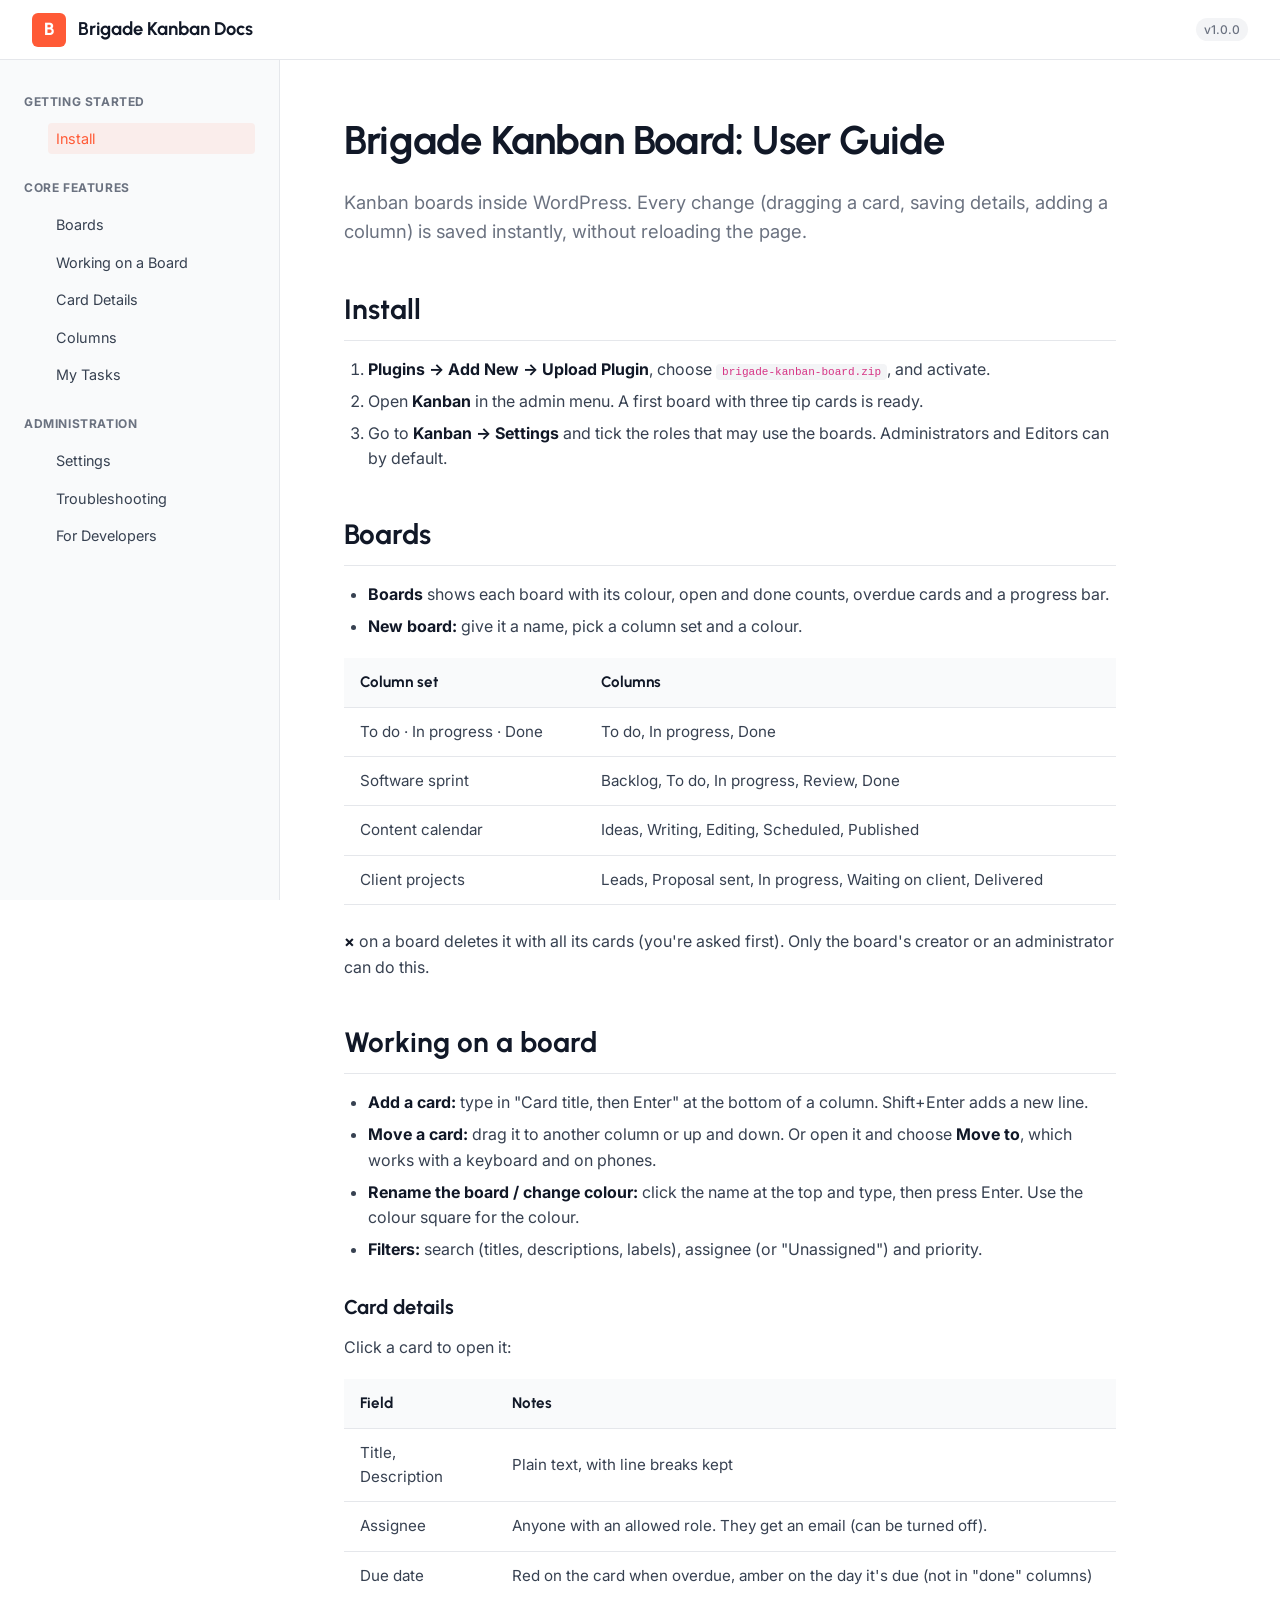
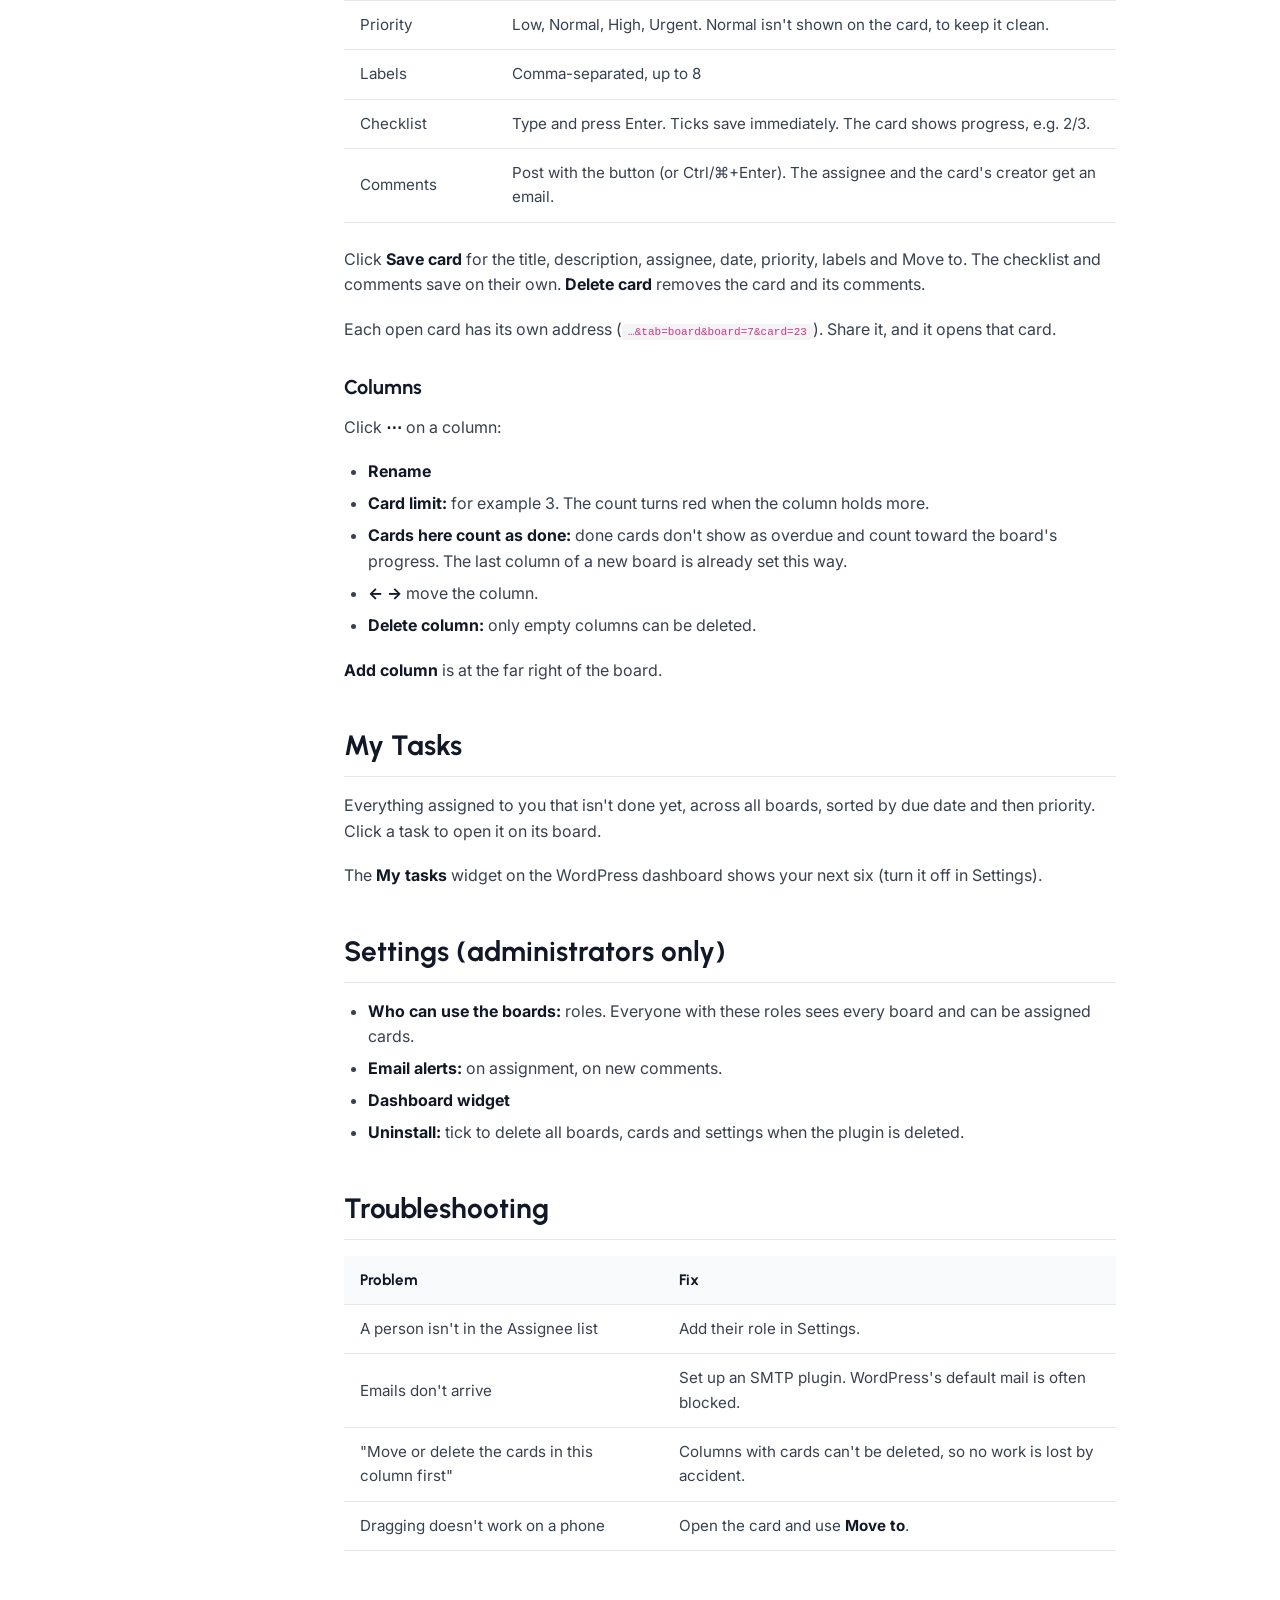
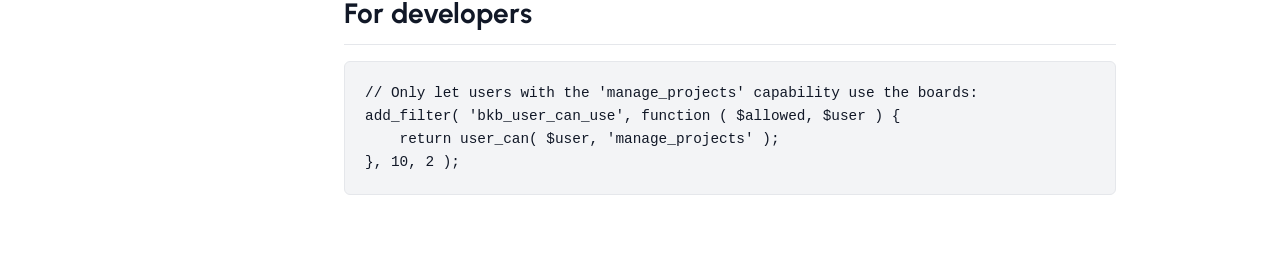
<file: kanban.html>
<!DOCTYPE html>
<html lang="en">
<head>
    <meta charset="UTF-8">
    <meta name="viewport" content="width=device-width, initial-scale=1.0">
    <title>Brigade Kanban Board User Guide – Complete Documentation</title>
    <!-- Google Fonts: Urbanist & Inter -->
    <link rel="preconnect" href="https://fonts.googleapis.com">
    <link rel="preconnect" href="https://fonts.gstatic.com" crossorigin>
    <link href="https://fonts.googleapis.com/css2?family=Inter:wght@400;500;600&family=Urbanist:wght@600;700;800&display=swap" rel="stylesheet">
    <style>
        :root {
            --primary: #ff5a36;
            --primary-hover: #e04826;
            --ink: #111827;
            --text-main: #374151;
            --text-muted: #6b7280;
            --bg-body: #ffffff;
            --bg-sidebar: #f9fafb;
            --bg-code: #f3f4f6;
            --border-color: #e5e7eb;
            --radius: 6px;
        }

        * {
            box-sizing: border-box;
            margin: 0;
            padding: 0;
        }

        body {
            font-family: 'Inter', sans-serif;
            color: var(--text-main);
            background-color: var(--bg-body);
            line-height: 1.6;
            display: flex;
            min-height: 100vh;
        }

        /* Top Navigation Header */
        header {
            position: fixed;
            top: 0;
            left: 0;
            right: 0;
            height: 60px;
            background: #ffffff;
            border-bottom: 1px solid var(--border-color);
            display: flex;
            align-items: center;
            justify-content: space-between;
            padding: 0 2rem;
            z-index: 1000;
        }

        .brand-logo {
            display: flex;
            align-items: center;
            gap: 12px;
            text-decoration: none;
        }

        .logo-box {
            background-color: var(--primary);
            color: white;
            font-family: 'Urbanist', sans-serif;
            font-weight: 800;
            font-size: 1.1rem;
            width: 34px;
            height: 34px;
            display: flex;
            align-items: center;
            justify-content: center;
            border-radius: var(--radius);
        }

        .brand-title {
            font-family: 'Urbanist', sans-serif;
            font-weight: 700;
            font-size: 1.15rem;
            color: var(--ink);
        }

        .version-badge {
            font-size: 0.75rem;
            background: var(--bg-code);
            padding: 2px 8px;
            border-radius: 12px;
            color: var(--text-muted);
            font-weight: 500;
        }

        /* Layout Structure */
        aside {
            width: 280px;
            background: var(--bg-sidebar);
            border-right: 1px solid var(--border-color);
            position: fixed;
            top: 60px;
            bottom: 0;
            left: 0;
            overflow-y: auto;
            padding: 2rem 1.5rem;
        }

        main {
            margin-left: 280px;
            margin-top: 60px;
            padding: 3rem 4rem;
            max-width: 900px;
            flex: 1;
        }

        /* Sidebar Navigation */
        .sidebar-section-title {
            font-size: 0.75rem;
            text-transform: uppercase;
            letter-spacing: 0.05em;
            color: var(--text-muted);
            font-weight: 700;
            margin-bottom: 0.75rem;
            margin-top: 1.5rem;
        }

        .sidebar-section-title:first-child {
            margin-top: 0;
        }

        aside ul {
            list-style: none;
        }

        aside li {
            margin-bottom: 0.4rem;
        }

        aside a {
            color: var(--text-main);
            text-decoration: none;
            font-size: 0.9rem;
            display: block;
            padding: 4px 8px;
            border-radius: 4px;
            transition: all 0.2s ease;
        }

        aside a:hover, aside a.active {
            color: var(--primary);
            background: rgba(255, 90, 54, 0.08);
        }

        /* Documentation Typography & Content */
        h1, h2, h3 {
            font-family: 'Urbanist', sans-serif;
            color: var(--ink);
            font-weight: 700;
        }

        h1 {
            font-size: 2.5rem;
            margin-bottom: 1rem;
            letter-spacing: -0.02em;
        }

        h2 {
            font-size: 1.75rem;
            margin-top: 2.5rem;
            margin-bottom: 1rem;
            padding-bottom: 0.5rem;
            border-bottom: 1px solid var(--border-color);
        }

        h3 {
            font-size: 1.25rem;
            margin-top: 1.75rem;
            margin-bottom: 0.75rem;
        }

        p {
            margin-bottom: 1.2rem;
            color: var(--text-main);
        }

        ul, ol {
            margin-bottom: 1.2rem;
            padding-left: 1.5rem;
        }

        li {
            margin-bottom: 0.4rem;
        }

        strong {
            color: var(--ink);
        }

        /* Lead Paragraph */
        .lead {
            font-size: 1.15rem;
            color: var(--text-muted);
            margin-bottom: 2rem;
        }

        /* Tables */
        table {
            width: 100%;
            border-collapse: collapse;
            margin-bottom: 1.5rem;
            font-size: 0.95rem;
        }

        th, td {
            text-align: left;
            padding: 12px 16px;
            border-bottom: 1px solid var(--border-color);
        }

        th {
            background-color: var(--bg-sidebar);
            font-family: 'Urbanist', sans-serif;
            font-weight: 700;
            color: var(--ink);
        }

        /* Code & Preformatted Blocks */
        code {
            font-family: monospace;
            background: var(--bg-code);
            padding: 2px 6px;
            border-radius: 4px;
            font-size: 0.85em;
            color: #d63384;
        }

        pre {
            background: var(--bg-code);
            padding: 1.25rem;
            border-radius: var(--radius);
            overflow-x: auto;
            margin-bottom: 1.5rem;
            border: 1px solid var(--border-color);
        }

        pre code {
            background: transparent;
            padding: 0;
            color: var(--ink);
            font-size: 0.9rem;
        }

        /* Responsive Design */
        @media (max-width: 900px) {
            aside {
                display: none;
            }
            main {
                margin-left: 0;
                padding: 2rem 1.5rem;
            }
        }
    </style>
</head>
<body>

    <!-- Top Navigation Header -->
    <header>
        <a href="#" class="brand-logo">
            <div class="logo-box">B</div>
            <span class="brand-title">Brigade Kanban Docs</span>
        </a>
        <span class="version-badge">v1.0.0</span>
    </header>

    <!-- Sidebar Navigation Menu -->
    <aside>
        <div class="sidebar-section-title">Getting Started</div>
        <ul>
            <li><a href="#install" class="active">Install</a></li>
        </ul>

        <div class="sidebar-section-title">Core Features</div>
        <ul>
            <li><a href="#boards">Boards</a></li>
            <li><a href="#working-on-a-board">Working on a Board</a></li>
            <li><a href="#card-details">Card Details</a></li>
            <li><a href="#columns">Columns</a></li>
            <li><a href="#my-tasks">My Tasks</a></li>
        </ul>

        <div class="sidebar-section-title">Administration</div>
        <ul>
            <li><a href="#settings">Settings</a></li>
            <li><a href="#troubleshooting">Troubleshooting</a></li>
            <li><a href="#for-developers">For Developers</a></li>
        </ul>
    </aside>

    <!-- Main Content Area -->
    <main>
        <h1>Brigade Kanban Board: User Guide</h1>
        <p class="lead">Kanban boards inside WordPress. Every change (dragging a card, saving details, adding a column) is saved instantly, without reloading the page.</p>

        <section id="install">
            <h2>Install</h2>
            <ol>
                <li><strong>Plugins → Add New → Upload Plugin</strong>, choose <code>brigade-kanban-board.zip</code>, and activate.</li>
                <li>Open <strong>Kanban</strong> in the admin menu. A first board with three tip cards is ready.</li>
                <li>Go to <strong>Kanban → Settings</strong> and tick the roles that may use the boards. Administrators and Editors can by default.</li>
            </ol>
        </section>

        <section id="boards">
            <h2>Boards</h2>
            <ul>
                <li><strong>Boards</strong> shows each board with its colour, open and done counts, overdue cards and a progress bar.</li>
                <li><strong>New board:</strong> give it a name, pick a column set and a colour.</li>
            </ul>

            <table>
                <thead>
                    <tr>
                        <th>Column set</th>
                        <th>Columns</th>
                    </tr>
                </thead>
                <tbody>
                    <tr>
                        <td>To do · In progress · Done</td>
                        <td>To do, In progress, Done</td>
                    </tr>
                    <tr>
                        <td>Software sprint</td>
                        <td>Backlog, To do, In progress, Review, Done</td>
                    </tr>
                    <tr>
                        <td>Content calendar</td>
                        <td>Ideas, Writing, Editing, Scheduled, Published</td>
                    </tr>
                    <tr>
                        <td>Client projects</td>
                        <td>Leads, Proposal sent, In progress, Waiting on client, Delivered</td>
                    </tr>
                </tbody>
            </table>

            <p><strong>×</strong> on a board deletes it with all its cards (you're asked first). Only the board's creator or an administrator can do this.</p>
        </section>

        <section id="working-on-a-board">
            <h2>Working on a board</h2>
            <ul>
                <li><strong>Add a card:</strong> type in "Card title, then Enter" at the bottom of a column. Shift+Enter adds a new line.</li>
                <li><strong>Move a card:</strong> drag it to another column or up and down. Or open it and choose <strong>Move to</strong>, which works with a keyboard and on phones.</li>
                <li><strong>Rename the board / change colour:</strong> click the name at the top and type, then press Enter. Use the colour square for the colour.</li>
                <li><strong>Filters:</strong> search (titles, descriptions, labels), assignee (or "Unassigned") and priority.</li>
            </ul>

            <h3 id="card-details">Card details</h3>
            <p>Click a card to open it:</p>
            <table>
                <thead>
                    <tr>
                        <th>Field</th>
                        <th>Notes</th>
                    </tr>
                </thead>
                <tbody>
                    <tr>
                        <td>Title, Description</td>
                        <td>Plain text, with line breaks kept</td>
                    </tr>
                    <tr>
                        <td>Assignee</td>
                        <td>Anyone with an allowed role. They get an email (can be turned off).</td>
                    </tr>
                    <tr>
                        <td>Due date</td>
                        <td>Red on the card when overdue, amber on the day it's due (not in "done" columns)</td>
                    </tr>
                    <tr>
                        <td>Priority</td>
                        <td>Low, Normal, High, Urgent. Normal isn't shown on the card, to keep it clean.</td>
                    </tr>
                    <tr>
                        <td>Labels</td>
                        <td>Comma-separated, up to 8</td>
                    </tr>
                    <tr>
                        <td>Checklist</td>
                        <td>Type and press Enter. Ticks save immediately. The card shows progress, e.g. 2/3.</td>
                    </tr>
                    <tr>
                        <td>Comments</td>
                        <td>Post with the button (or Ctrl/⌘+Enter). The assignee and the card's creator get an email.</td>
                    </tr>
                </tbody>
            </table>

            <p>Click <strong>Save card</strong> for the title, description, assignee, date, priority, labels and Move to. The checklist and comments save on their own. <strong>Delete card</strong> removes the card and its comments.</p>
            <p>Each open card has its own address (<code>…&tab=board&board=7&card=23</code>). Share it, and it opens that card.</p>

            <h3 id="columns">Columns</h3>
            <p>Click <strong>⋯</strong> on a column:</p>
            <ul>
                <li><strong>Rename</strong></li>
                <li><strong>Card limit:</strong> for example 3. The count turns red when the column holds more.</li>
                <li><strong>Cards here count as done:</strong> done cards don't show as overdue and count toward the board's progress. The last column of a new board is already set this way.</li>
                <li><strong>← →</strong> move the column.</li>
                <li><strong>Delete column:</strong> only empty columns can be deleted.</li>
            </ul>
            <p><strong>Add column</strong> is at the far right of the board.</p>
        </section>

        <section id="my-tasks">
            <h2>My Tasks</h2>
            <p>Everything assigned to you that isn't done yet, across all boards, sorted by due date and then priority. Click a task to open it on its board.</p>
            <p>The <strong>My tasks</strong> widget on the WordPress dashboard shows your next six (turn it off in Settings).</p>
        </section>

        <section id="settings">
            <h2>Settings (administrators only)</h2>
            <ul>
                <li><strong>Who can use the boards:</strong> roles. Everyone with these roles sees every board and can be assigned cards.</li>
                <li><strong>Email alerts:</strong> on assignment, on new comments.</li>
                <li><strong>Dashboard widget</strong></li>
                <li><strong>Uninstall:</strong> tick to delete all boards, cards and settings when the plugin is deleted.</li>
            </ul>
        </section>

        <section id="troubleshooting">
            <h2>Troubleshooting</h2>
            <table>
                <thead>
                    <tr>
                        <th>Problem</th>
                        <th>Fix</th>
                    </tr>
                </thead>
                <tbody>
                    <tr>
                        <td>A person isn't in the Assignee list</td>
                        <td>Add their role in Settings.</td>
                    </tr>
                    <tr>
                        <td>Emails don't arrive</td>
                        <td>Set up an SMTP plugin. WordPress's default mail is often blocked.</td>
                    </tr>
                    <tr>
                        <td>"Move or delete the cards in this column first"</td>
                        <td>Columns with cards can't be deleted, so no work is lost by accident.</td>
                    </tr>
                    <tr>
                        <td>Dragging doesn't work on a phone</td>
                        <td>Open the card and use <strong>Move to</strong>.</td>
                    </tr>
                </tbody>
            </table>
        </section>

        <section id="for-developers">
            <h2>For developers</h2>
            <pre><code>// Only let users with the 'manage_projects' capability use the boards:
add_filter( 'bkb_user_can_use', function ( $allowed, $user ) {
    return user_can( $user, 'manage_projects' );
}, 10, 2 );</code></pre>
        </section>
    </main>

</body>
</html>
</file>
<file: style.css>
:root{--bg:#f7f5f0;--ink:#1d2a33;--muted:#5b6770;--teal:#0f6b6b;--line:#e2ded4;--card:#fff}
*{box-sizing:border-box}
body{margin:0;font-family:system-ui,-apple-system,"Segoe UI",Roboto,sans-serif;background:var(--bg);color:var(--ink);line-height:1.6}
a{color:var(--teal)}
.wrap{max-width:960px;margin:0 auto;padding:0 20px}
header{border-bottom:1px solid var(--line);background:var(--card)}
header .wrap{display:flex;justify-content:space-between;align-items:center;height:64px}
.logo{font-weight:700;font-size:20px;text-decoration:none;color:var(--ink)}
.logo span{color:var(--teal)}
nav a{margin-left:20px;text-decoration:none;color:var(--muted);font-size:15px}
.hero{padding:80px 0 56px}
.eyebrow{color:var(--teal);font-weight:600;font-size:14px;text-transform:uppercase;letter-spacing:.06em}
h1{font-size:clamp(32px,5vw,48px);line-height:1.15;margin:10px 0 16px}
.lead{font-size:19px;color:var(--muted);max-width:640px}
.btn{display:inline-block;background:var(--teal);color:#fff;padding:12px 22px;border-radius:8px;text-decoration:none;font-weight:600;margin-top:16px}
section{padding:40px 0;border-top:1px solid var(--line)}
h2{font-size:28px;margin:0 0 16px}
.card{background:var(--card);border:1px solid var(--line);border-radius:12px;padding:24px;margin-top:16px}
.card h3{margin:0 0 8px}
.grid{display:grid;grid-template-columns:repeat(auto-fit,minmax(240px,1fr));gap:16px}
.badge{display:inline-block;background:#e6f1f0;color:var(--teal);font-size:13px;font-weight:600;padding:3px 10px;border-radius:99px}
footer{border-top:1px solid var(--line);padding:24px 0;color:var(--muted);font-size:14px}
</file>
